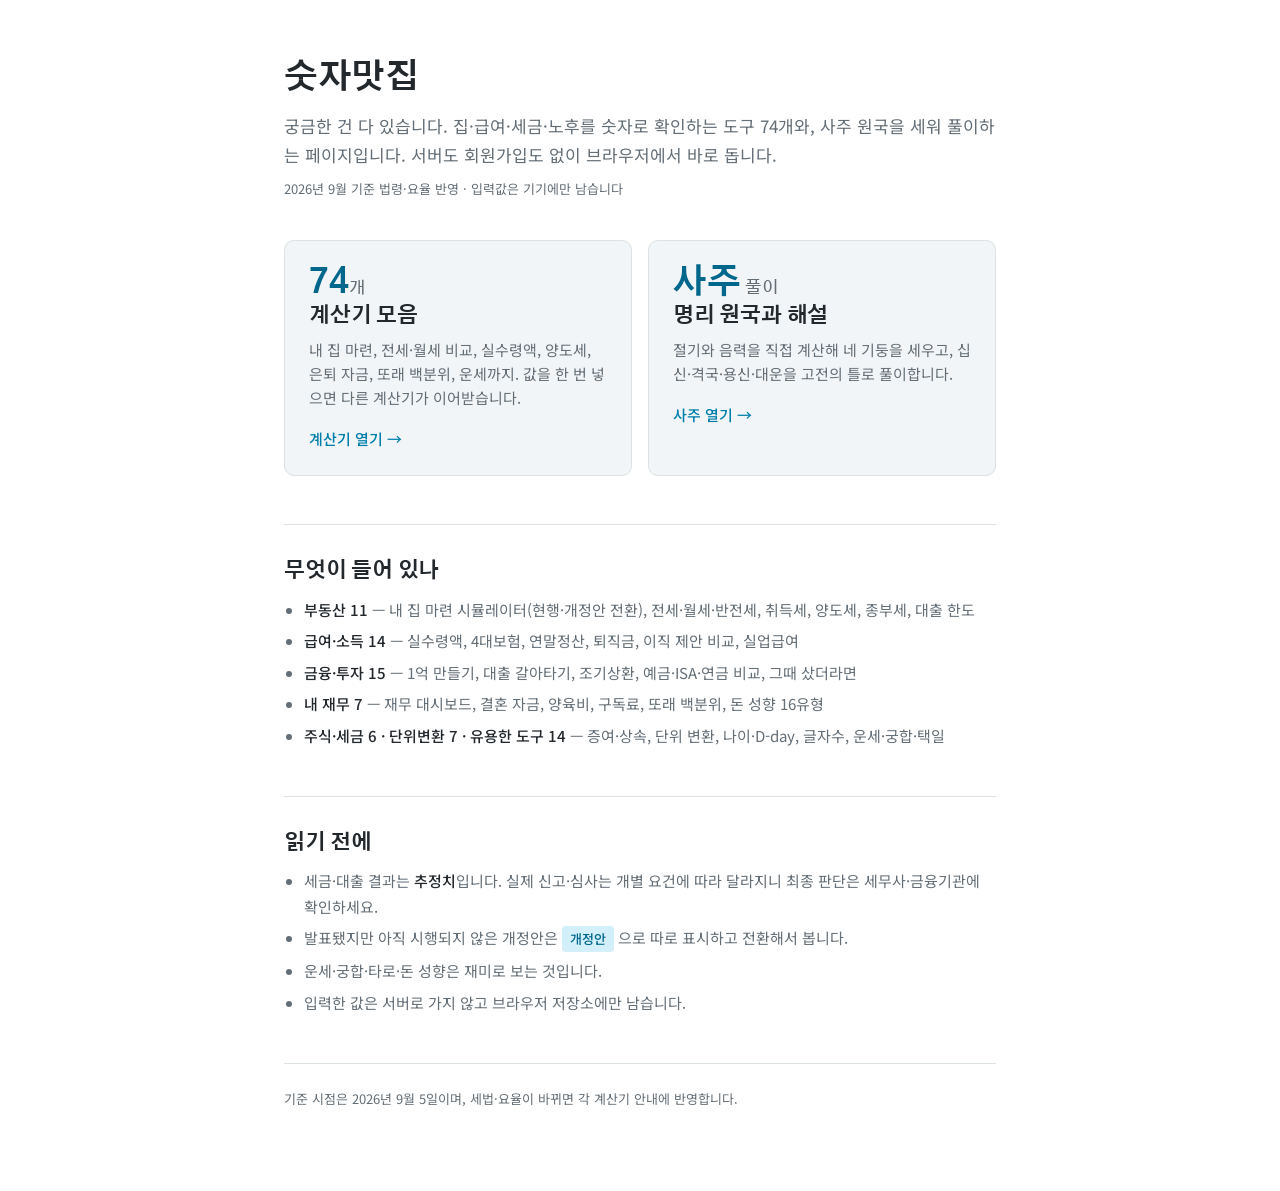
<file: index.html>
<!doctype html>
<html lang="ko">
<head>
<meta charset="utf-8">
<meta name="viewport" content="width=device-width, initial-scale=1">
<title>숫자맛집 · 궁금한 건 다 있습니다</title>
<meta name="description" content="생활·금융 계산기 74개와 사주 풀이. 서버 없이 브라우저에서 바로 도는 정적 웹.">
<link rel="stylesheet" href="https://fonts.googleapis.com/css2?family=Gothic+A1:wght@300;500;700&family=Noto+Sans+KR:wght@400;500;700&display=swap">
<style>
:root{
  --ink:#23282D; --ink-soft:#646E76; --line:#DCE1E4; --surface:#F2F5F7; --paper:#FFFFFF;
  --brand-key:#0092C8; --brand-ink:#007FAD; --brand-deep:#00678C; --brand-fill:#D2EFFA;
}
@media (prefers-color-scheme:dark){
  :root{ --ink:#E6EAEC; --ink-soft:#9BA4AA; --line:#333A3E; --surface:#22262A; --paper:#1A1D1F;
    --brand-key:#4DCBF0; --brand-ink:#4DCBF0; --brand-deep:#8DD7F2; --brand-fill:#1E3A46; }
}
*{box-sizing:border-box}
body{margin:0;background:var(--paper);color:var(--ink);
  font-family:Pretendard,"Noto Sans KR","Malgun Gothic",sans-serif;font-weight:400;
  font-size:17px;line-height:1.7;-webkit-text-size-adjust:100%}
.wrap{max-width:760px;margin:0 auto;padding:56px 24px 80px}
h1,h2,h3{font-family:"netmarble Bold","Gothic A1","Noto Sans KR",sans-serif;font-weight:700;
  line-height:1.3;letter-spacing:-.01em;margin:0}
h1{font-size:34px}
h2{font-size:21px;margin:0 0 4px}
.lead{color:var(--ink-soft);margin:12px 0 0;font-size:17px}
.meta{color:var(--ink-soft);font-size:13px;margin-top:8px}
.cards{display:grid;gap:16px;margin:40px 0 0}
@media(min-width:640px){.cards{grid-template-columns:1fr 1fr}}
.card{display:block;padding:24px;border:1px solid var(--line);border-radius:10px;
  background:var(--surface);color:inherit;text-decoration:none;transition:border-color .15s}
.card:hover,.card:focus-visible{border-color:var(--brand-ink)}
.card .n{font-family:"netmarble Bold","Gothic A1",sans-serif;font-weight:700;
  font-size:34px;color:var(--brand-deep);line-height:1.1;font-variant-numeric:tabular-nums}
.card .n small{font-size:17px;font-weight:500;color:var(--ink-soft)}
.card p{margin:8px 0 0;font-size:15px;color:var(--ink-soft);line-height:1.6}
.card .go{margin-top:16px;font-size:15px;color:var(--brand-ink);font-weight:500}
section{margin-top:48px;padding-top:32px;border-top:1px solid var(--line)}
ul{margin:12px 0 0;padding-left:20px}
li{margin:6px 0;font-size:15px;color:var(--ink-soft)}
li b{color:var(--ink);font-weight:500}
a{color:var(--brand-ink)}
footer{margin-top:48px;padding-top:24px;border-top:1px solid var(--line);
  font-size:13px;color:var(--ink-soft)}
.tag{display:inline-block;padding:2px 8px;border-radius:4px;background:var(--brand-fill);
  color:var(--brand-deep);font-size:13px;font-weight:500}
</style>
</head>
<body>
<div class="wrap">
  <h1>숫자맛집</h1>
  <p class="lead">궁금한 건 다 있습니다. 집·급여·세금·노후를 숫자로 확인하는 도구 74개와, 사주 원국을 세워 풀이하는 페이지입니다. 서버도 회원가입도 없이 브라우저에서 바로 돕니다.</p>
  <p class="meta">2026년 9월 기준 법령·요율 반영 · 입력값은 기기에만 남습니다</p>

  <div class="cards">
    <a class="card" href="calc/">
      <div class="n">74<small>개</small></div>
      <h2>계산기 모음</h2>
      <p>내 집 마련, 전세·월세 비교, 실수령액, 양도세, 은퇴 자금, 또래 백분위, 운세까지. 값을 한 번 넣으면 다른 계산기가 이어받습니다.</p>
      <div class="go">계산기 열기 →</div>
    </a>
    <a class="card" href="saju/">
      <div class="n">사주<small> 풀이</small></div>
      <h2>명리 원국과 해설</h2>
      <p>절기와 음력을 직접 계산해 네 기둥을 세우고, 십신·격국·용신·대운을 고전의 틀로 풀이합니다.</p>
      <div class="go">사주 열기 →</div>
    </a>
  </div>

  <section>
    <h2>무엇이 들어 있나</h2>
    <ul>
      <li><b>부동산 11</b> — 내 집 마련 시뮬레이터(현행·개정안 전환), 전세·월세·반전세, 취득세, 양도세, 종부세, 대출 한도</li>
      <li><b>급여·소득 14</b> — 실수령액, 4대보험, 연말정산, 퇴직금, 이직 제안 비교, 실업급여</li>
      <li><b>금융·투자 15</b> — 1억 만들기, 대출 갈아타기, 조기상환, 예금·ISA·연금 비교, 그때 샀더라면</li>
      <li><b>내 재무 7</b> — 재무 대시보드, 결혼 자금, 양육비, 구독료, 또래 백분위, 돈 성향 16유형</li>
      <li><b>주식·세금 6 · 단위변환 7 · 유용한 도구 14</b> — 증여·상속, 단위 변환, 나이·D-day, 글자수, 운세·궁합·택일</li>
    </ul>
  </section>

  <section>
    <h2>읽기 전에</h2>
    <ul>
      <li>세금·대출 결과는 <b>추정치</b>입니다. 실제 신고·심사는 개별 요건에 따라 달라지니 최종 판단은 세무사·금융기관에 확인하세요.</li>
      <li>발표됐지만 아직 시행되지 않은 개정안은 <span class="tag">개정안</span> 으로 따로 표시하고 전환해서 봅니다.</li>
      <li>운세·궁합·타로·돈 성향은 재미로 보는 것입니다.</li>
      <li>입력한 값은 서버로 가지 않고 브라우저 저장소에만 남습니다.</li>
    </ul>
  </section>

  <footer>
    기준 시점은 2026년 9월 5일이며, 세법·요율이 바뀌면 각 계산기 안내에 반영합니다.
  </footer>
</div>
</body>
</html>
</file>
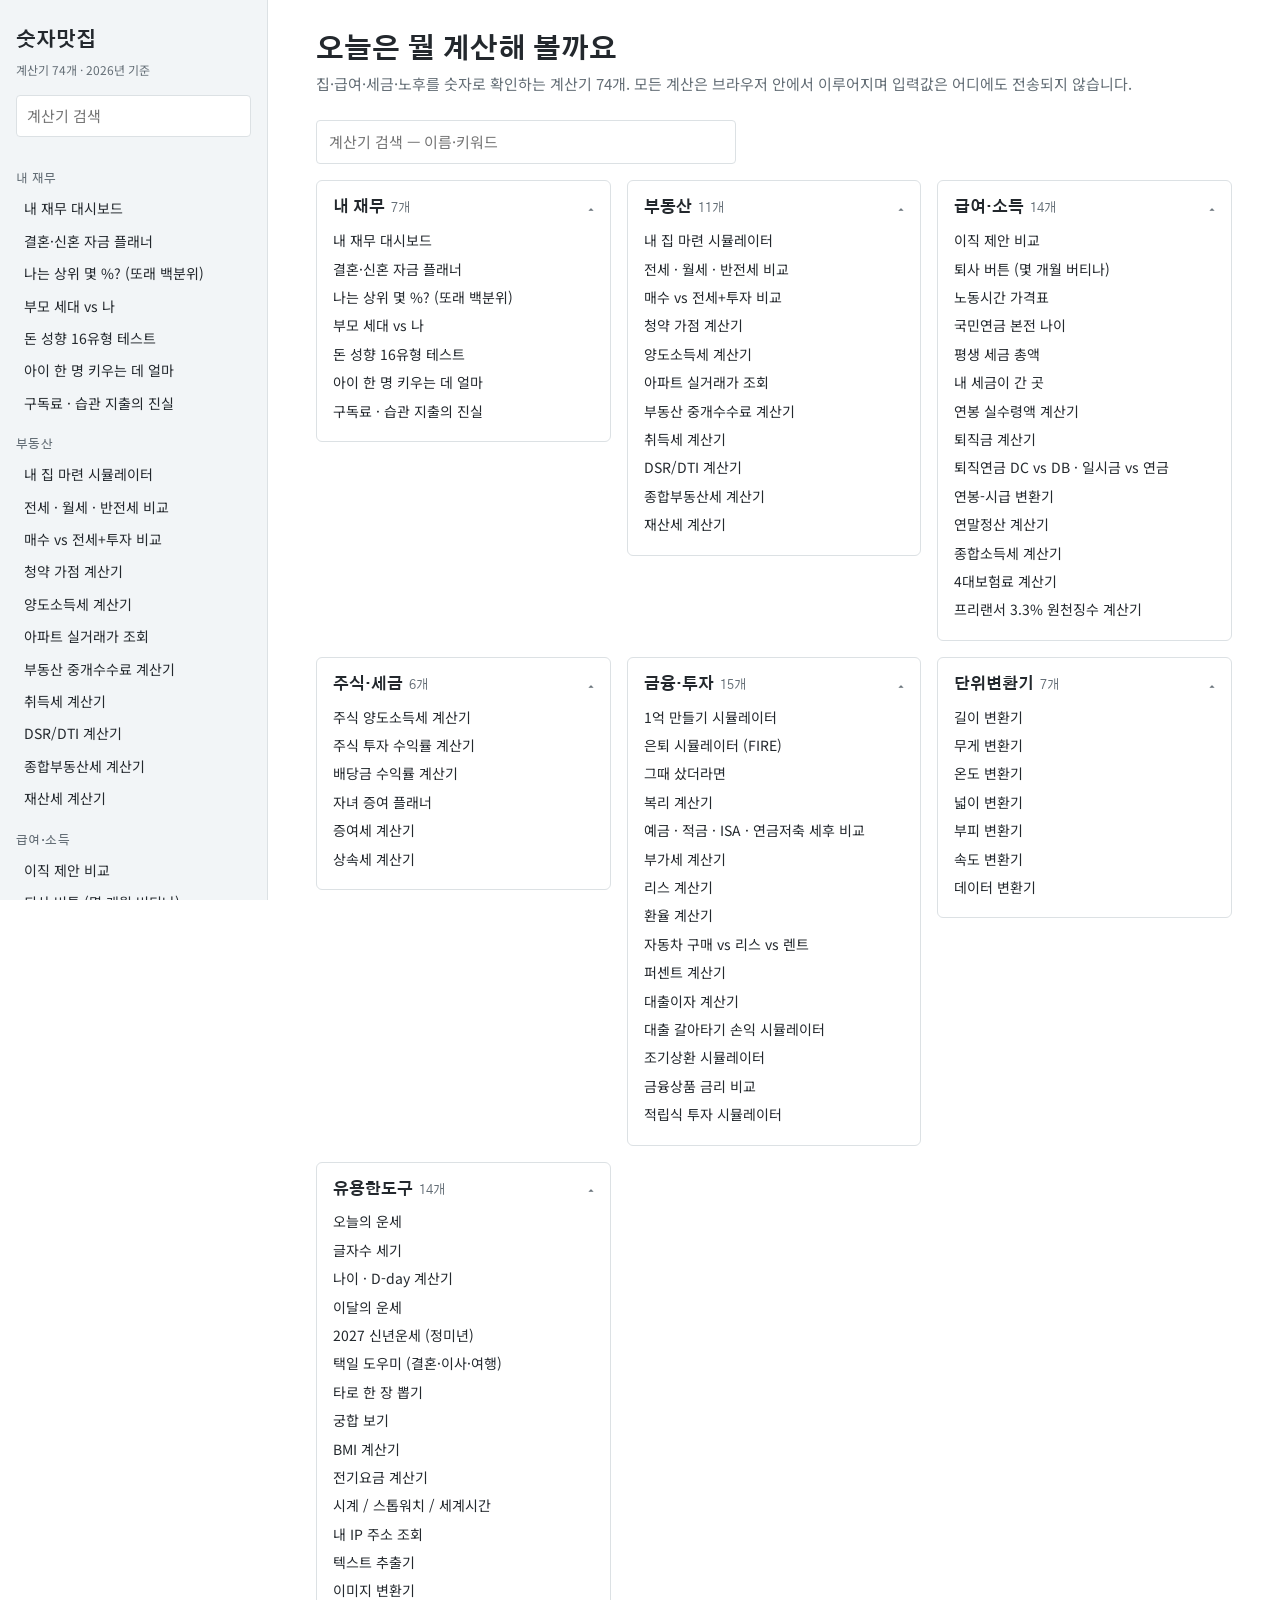
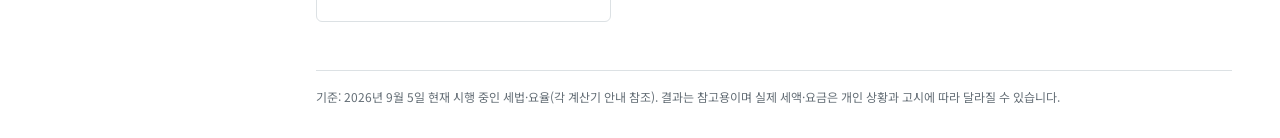
<file: calc/index.html>
<!doctype html>
<html lang="ko">
<head>
<meta charset="utf-8">
<meta name="viewport" content="width=device-width, initial-scale=1">
<title>숫자맛집 · 궁금한 건 다 있습니다</title>
<link rel="stylesheet" href="https://fonts.googleapis.com/css2?family=Gothic+A1:wght@300;500;700&family=Noto+Sans+KR:wght@400;500;700&display=swap">
<link rel="stylesheet" href="css/tokens.css?v=6">
<link rel="stylesheet" href="css/app.css?v=14">
</head>
<body>
<div class="app">
  <nav class="side" id="side"></nav>
  <main class="main" id="main-wrap">
    <button class="btn menu-btn" id="menu" type="button">☰ 메뉴</button>
    <div id="main"></div>
  </main>
</div>

<script src="js/core.js?v=14"></script>
<script src="js/lunar-table.js"></script>
<!-- 내 재무 -->
<script src="js/calculators/finance-dashboard.js"></script>
<script src="js/calculators/wedding-planner.js"></script>
<script src="js/calculators/peer-percentile.js"></script>
<script src="js/calculators/generation-gap.js"></script>
<script src="js/calculators/money-type.js"></script>
<script src="js/calculators/child-cost.js"></script>
<script src="js/calculators/subscription-habit.js"></script>
<!-- 부동산 -->
<script src="js/calculators/home-purchase-simulator.js"></script>
<script src="js/calculators/rent-compare.js"></script>
<script src="js/calculators/buy-vs-rent.js"></script>
<script src="js/calculators/housing-subscription.js"></script>
<script src="js/calculators/capital-gains-tax.js"></script>
<script src="js/calculators/apt-trade.js"></script>
<script src="js/calculators/brokerage-fee.js"></script>
<script src="js/calculators/acquisition-tax.js"></script>
<script src="js/calculators/dsr-dti.js"></script>
<script src="js/calculators/comprehensive-real-estate-tax.js"></script>
<script src="js/calculators/property-tax.js"></script>
<!-- 급여·소득 -->
<script src="js/calculators/salary-after-tax.js"></script>
<script src="js/calculators/job-offer-compare.js"></script>
<script src="js/calculators/labor-price-tag.js"></script>
<script src="js/calculators/nps-breakeven.js"></script>
<script src="js/calculators/quit-button.js"></script>
<script src="js/calculators/lifetime-tax.js"></script>
<script src="js/calculators/tax-destination.js"></script>
<script src="js/calculators/severance.js"></script>
<script src="js/calculators/retirement-pension.js"></script>
<script src="js/calculators/salary-to-hourly.js"></script>
<script src="js/calculators/year-end-tax.js"></script>
<script src="js/calculators/comprehensive-income-tax.js"></script>
<script src="js/calculators/four-major-insurance.js"></script>
<script src="js/calculators/freelancer-withholding-tax.js"></script>
<!-- 주식·세금 -->
<script src="js/calculators/stock-capital-gains-tax.js"></script>
<script src="js/calculators/stock-return.js"></script>
<script src="js/calculators/dividend-calculator.js"></script>
<script src="js/calculators/gift-tax.js"></script>
<script src="js/calculators/gift-planner.js"></script>
<script src="js/calculators/inheritance-tax.js"></script>
<!-- 금융·투자 -->
<script src="js/calculators/first-100m.js"></script>
<script src="js/calculators/what-if-invested.js"></script>
<script src="js/calculators/retirement-fire.js"></script>
<script src="js/calculators/savings-tax-compare.js"></script>
<script src="js/calculators/car-ownership.js"></script>
<script src="js/calculators/compound-interest.js"></script>
<script src="js/calculators/vat.js"></script>
<script src="js/calculators/lease.js"></script>
<script src="js/calculators/exchange-rate.js"></script>
<script src="js/calculators/percentage.js"></script>
<script src="js/calculators/loan-interest.js"></script>
<script src="js/calculators/loan-refinance.js"></script>
<script src="js/calculators/loan-prepayment.js"></script>
<script src="js/calculators/financial-products.js"></script>
<script src="js/calculators/investment-simulator.js"></script>
<!-- 단위변환기 -->
<script src="js/calculators/unit-converters.js"></script>
<!-- 유용한도구 -->
<script src="js/calculators/char-counter.js"></script>
<script src="js/calculators/age-dday.js"></script>
<script src="js/calculators/daily-fortune.js"></script>
<script src="js/calculators/new-year-fortune.js"></script>
<script src="js/calculators/tarot.js"></script>
<script src="js/calculators/monthly-fortune.js"></script>
<script src="js/calculators/good-day.js"></script>
<script src="js/calculators/love-match.js"></script>
<script src="js/calculators/bmi.js"></script>
<script src="js/calculators/electricity-bill.js"></script>
<script src="js/calculators/world-clock.js"></script>
<script src="js/calculators/my-ip.js"></script>
<script src="js/calculators/text-extractor.js"></script>
<script src="js/calculators/image-converter.js"></script>
</body>
</html>
</file>
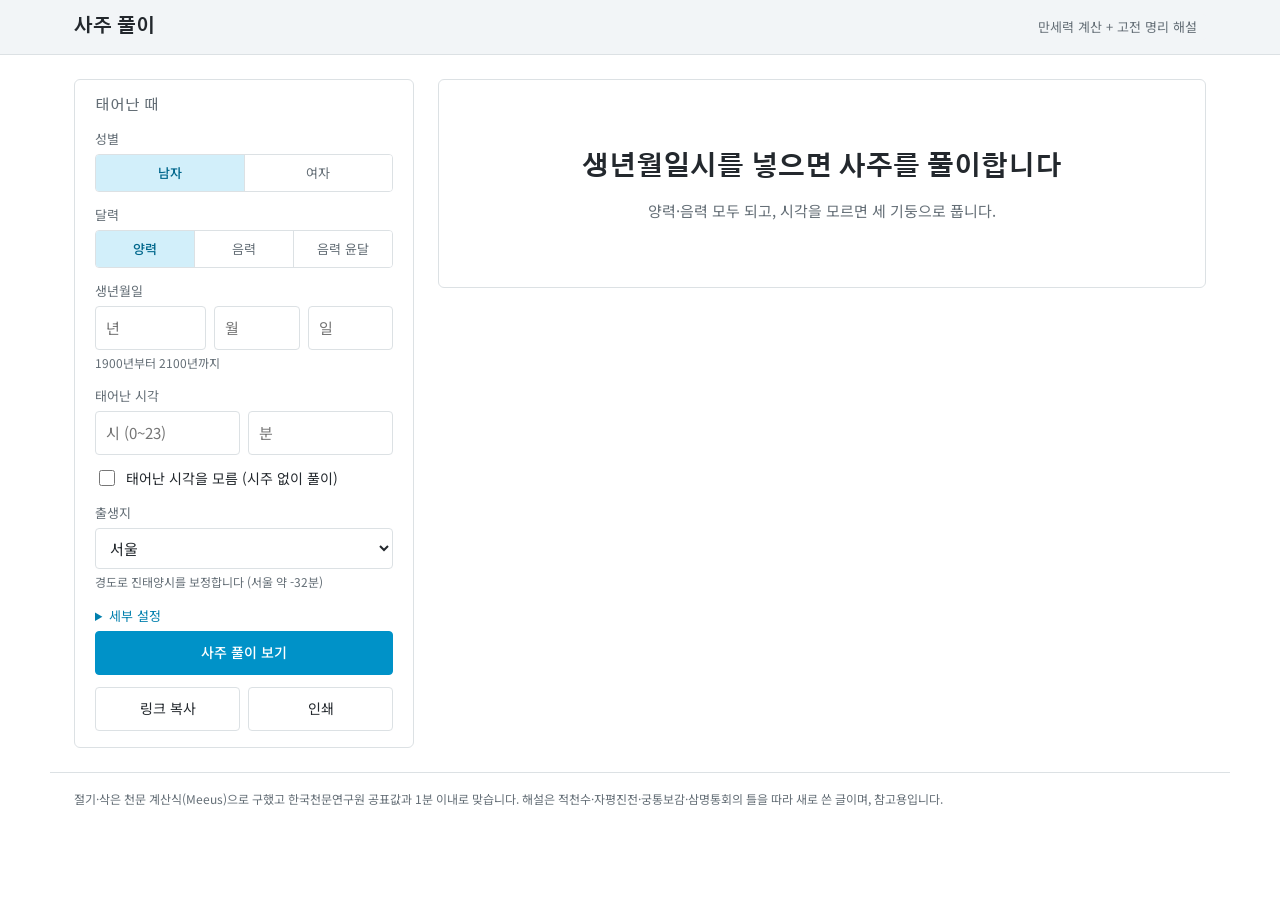
<file: saju/index.html>
<!doctype html>
<html lang="ko">
<head>
<meta charset="utf-8">
<meta name="viewport" content="width=device-width, initial-scale=1">
<title>사주 풀이</title>
<meta name="description" content="생년월일시로 사주 원국·오행·십신·격국·용신·대운·세운을 계산하고 적천수·자평진전·궁통보감의 틀로 풀이합니다.">
<link rel="stylesheet" href="https://fonts.googleapis.com/css2?family=Gothic+A1:wght@300;500;700&family=Noto+Sans+KR:wght@400;500;700&family=Noto+Serif+KR:wght@500&display=swap">
<link rel="stylesheet" href="css/tokens.css?v=3">
<link rel="stylesheet" href="css/app.css?v=5">
</head>
<body>
<header class="top">
  <div class="in">
    <h1 class="title">사주 풀이</h1>
    <span class="tag">만세력 계산 + 고전 명리 해설</span>
  </div>
</header>

<div class="wrap">
  <section class="panel in" id="form">
    <h3>태어난 때</h3>
    <div class="field"><label>성별</label>
      <div class="seg" id="gender"><button type="button" data-v="M" class="active">남자</button><button type="button" data-v="F">여자</button></div>
    </div>
    <div class="field"><label>달력</label>
      <div class="seg" id="cal"><button type="button" data-v="solar" class="active">양력</button><button type="button" data-v="lunar">음력</button><button type="button" data-v="leap">음력 윤달</button></div>
    </div>
    <div class="field"><label>생년월일</label>
      <div class="row3">
        <input type="number" id="y" min="1900" max="2100" placeholder="년" inputmode="numeric">
        <input type="number" id="m" min="1" max="12" placeholder="월" inputmode="numeric">
        <input type="number" id="d" min="1" max="31" placeholder="일" inputmode="numeric">
      </div>
      <div class="help">1900년부터 2100년까지</div>
    </div>
    <div class="field"><label>태어난 시각</label>
      <div class="row2">
        <input type="number" id="h" min="0" max="23" placeholder="시 (0~23)" inputmode="numeric">
        <input type="number" id="mi" min="0" max="59" placeholder="분" inputmode="numeric">
      </div>
    </div>
    <div class="field check"><label><input type="checkbox" id="unk"> 태어난 시각을 모름 (시주 없이 풀이)</label></div>
    <div class="field"><label>출생지</label>
      <select id="city"></select>
      <div class="help">경도로 진태양시를 보정합니다 (서울 약 -32분)</div>
    </div>
    <details class="adv"><summary>세부 설정</summary>
      <div class="field" style="margin-top:8px"><label>시간 보정</label>
        <select id="corr"><option value="lon">경도 보정 (기본)</option><option value="eot">경도 + 균시차 보정</option><option value="none">보정 없음 (시계 시각 그대로)</option></select>
      </div>
      <div class="field"><label>23시 이후 출생</label>
        <select id="zi"><option value="next">다음 날 일주로 봄 (자시 기준)</option><option value="same">당일 일주로 봄 (야자시)</option></select>
      </div>
      <div class="field check"><label><input type="checkbox" id="dst" checked> 서머타임 시행 기간이면 자동으로 1시간 되돌림 (1948~1960, 1987~1988)</label></div>
    </details>
    <button class="btn primary" id="go" type="button">사주 풀이 보기</button>
    <div class="err" id="err" hidden></div>
    <div class="btns"><button class="btn" id="share" type="button">링크 복사</button><button class="btn" id="print" type="button">인쇄</button></div>
  </section>

  <section class="panel out" id="out">
    <div class="empty"><div class="big">생년월일시를 넣으면 사주를 풀이합니다</div>양력·음력 모두 되고, 시각을 모르면 세 기둥으로 풉니다.</div>
  </section>
</div>

<footer class="foot">
  절기·삭은 천문 계산식(Meeus)으로 구했고 한국천문연구원 공표값과 1분 이내로 맞습니다. 해설은 적천수·자평진전·궁통보감·삼명통회의 틀을 따라 새로 쓴 글이며, 참고용입니다.
</footer>

<script src="js/astro.js?v=3"></script>
<script src="js/manse.js?v=3"></script>
<script src="js/saju.js?v=3"></script>
<script src="js/text.js?v=3"></script>
<script src="js/app.js?v=5"></script>
</body>
</html>
</file>
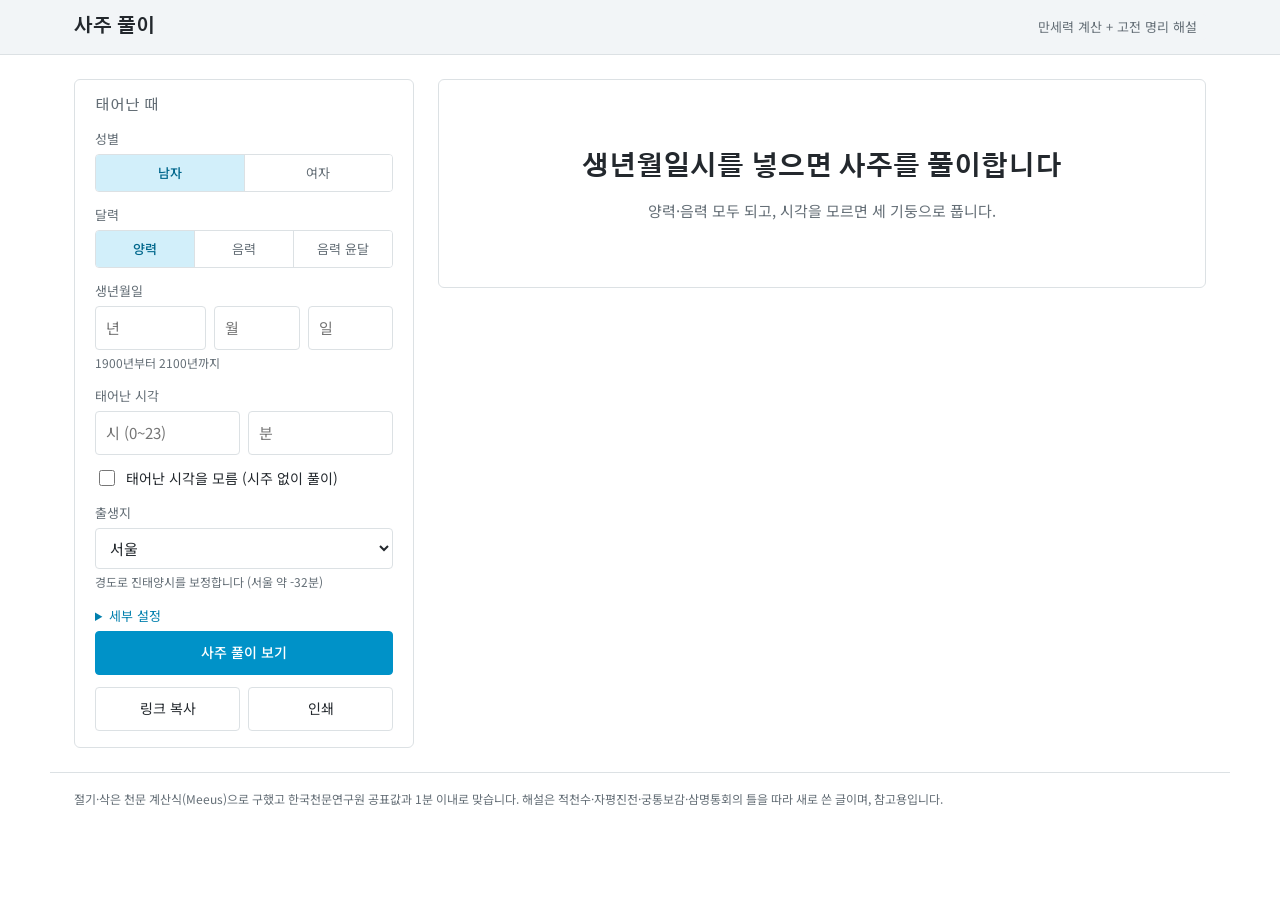
<file: 사주/index.html>
<!doctype html>
<html lang="ko">
<head>
<meta charset="utf-8">
<meta name="viewport" content="width=device-width, initial-scale=1">
<title>사주 풀이</title>
<meta name="description" content="생년월일시로 사주 원국·오행·십신·격국·용신·대운·세운을 계산하고 적천수·자평진전·궁통보감의 틀로 풀이합니다.">
<link rel="stylesheet" href="https://fonts.googleapis.com/css2?family=Gothic+A1:wght@300;500;700&family=Noto+Sans+KR:wght@400;500;700&family=Noto+Serif+KR:wght@500&display=swap">
<link rel="stylesheet" href="css/tokens.css?v=2">
<link rel="stylesheet" href="css/app.css?v=2">
</head>
<body>
<header class="top">
  <div class="in">
    <h1 class="title">사주 풀이</h1>
    <span class="tag">만세력 계산 + 고전 명리 해설</span>
  </div>
</header>

<div class="wrap">
  <section class="panel in" id="form">
    <h3>태어난 때</h3>
    <div class="field"><label>성별</label>
      <div class="seg" id="gender"><button type="button" data-v="M" class="active">남자</button><button type="button" data-v="F">여자</button></div>
    </div>
    <div class="field"><label>달력</label>
      <div class="seg" id="cal"><button type="button" data-v="solar" class="active">양력</button><button type="button" data-v="lunar">음력</button><button type="button" data-v="leap">음력 윤달</button></div>
    </div>
    <div class="field"><label>생년월일</label>
      <div class="row3">
        <input type="number" id="y" min="1900" max="2100" placeholder="년" inputmode="numeric">
        <input type="number" id="m" min="1" max="12" placeholder="월" inputmode="numeric">
        <input type="number" id="d" min="1" max="31" placeholder="일" inputmode="numeric">
      </div>
      <div class="help">1900년부터 2100년까지</div>
    </div>
    <div class="field"><label>태어난 시각</label>
      <div class="row2">
        <input type="number" id="h" min="0" max="23" placeholder="시 (0~23)" inputmode="numeric">
        <input type="number" id="mi" min="0" max="59" placeholder="분" inputmode="numeric">
      </div>
    </div>
    <div class="field check"><label><input type="checkbox" id="unk"> 태어난 시각을 모름 (시주 없이 풀이)</label></div>
    <div class="field"><label>출생지</label>
      <select id="city"></select>
      <div class="help">경도로 진태양시를 보정합니다 (서울 약 -32분)</div>
    </div>
    <details class="adv"><summary>세부 설정</summary>
      <div class="field" style="margin-top:8px"><label>시간 보정</label>
        <select id="corr"><option value="lon">경도 보정 (기본)</option><option value="eot">경도 + 균시차 보정</option><option value="none">보정 없음 (시계 시각 그대로)</option></select>
      </div>
      <div class="field"><label>23시 이후 출생</label>
        <select id="zi"><option value="next">다음 날 일주로 봄 (자시 기준)</option><option value="same">당일 일주로 봄 (야자시)</option></select>
      </div>
      <div class="field check"><label><input type="checkbox" id="dst" checked> 서머타임 시행 기간이면 자동으로 1시간 되돌림 (1948~1960, 1987~1988)</label></div>
    </details>
    <button class="btn primary" id="go" type="button">사주 풀이 보기</button>
    <div class="err" id="err" hidden></div>
    <div class="btns"><button class="btn" id="share" type="button">링크 복사</button><button class="btn" id="print" type="button">인쇄</button></div>
  </section>

  <section class="panel out" id="out">
    <div class="empty"><div class="big">생년월일시를 넣으면 사주를 풀이합니다</div>양력·음력 모두 되고, 시각을 모르면 세 기둥으로 풉니다.</div>
  </section>
</div>

<footer class="foot">
  절기·삭은 천문 계산식(Meeus)으로 구했고 한국천문연구원 공표값과 1분 이내로 맞습니다. 해설은 적천수·자평진전·궁통보감·삼명통회의 틀을 따라 새로 쓴 글이며, 참고용입니다.
</footer>

<script src="js/astro.js?v=3"></script>
<script src="js/manse.js?v=3"></script>
<script src="js/saju.js?v=3"></script>
<script src="js/text.js?v=3"></script>
<script src="js/app.js?v=3"></script>
</body>
</html>
</file>
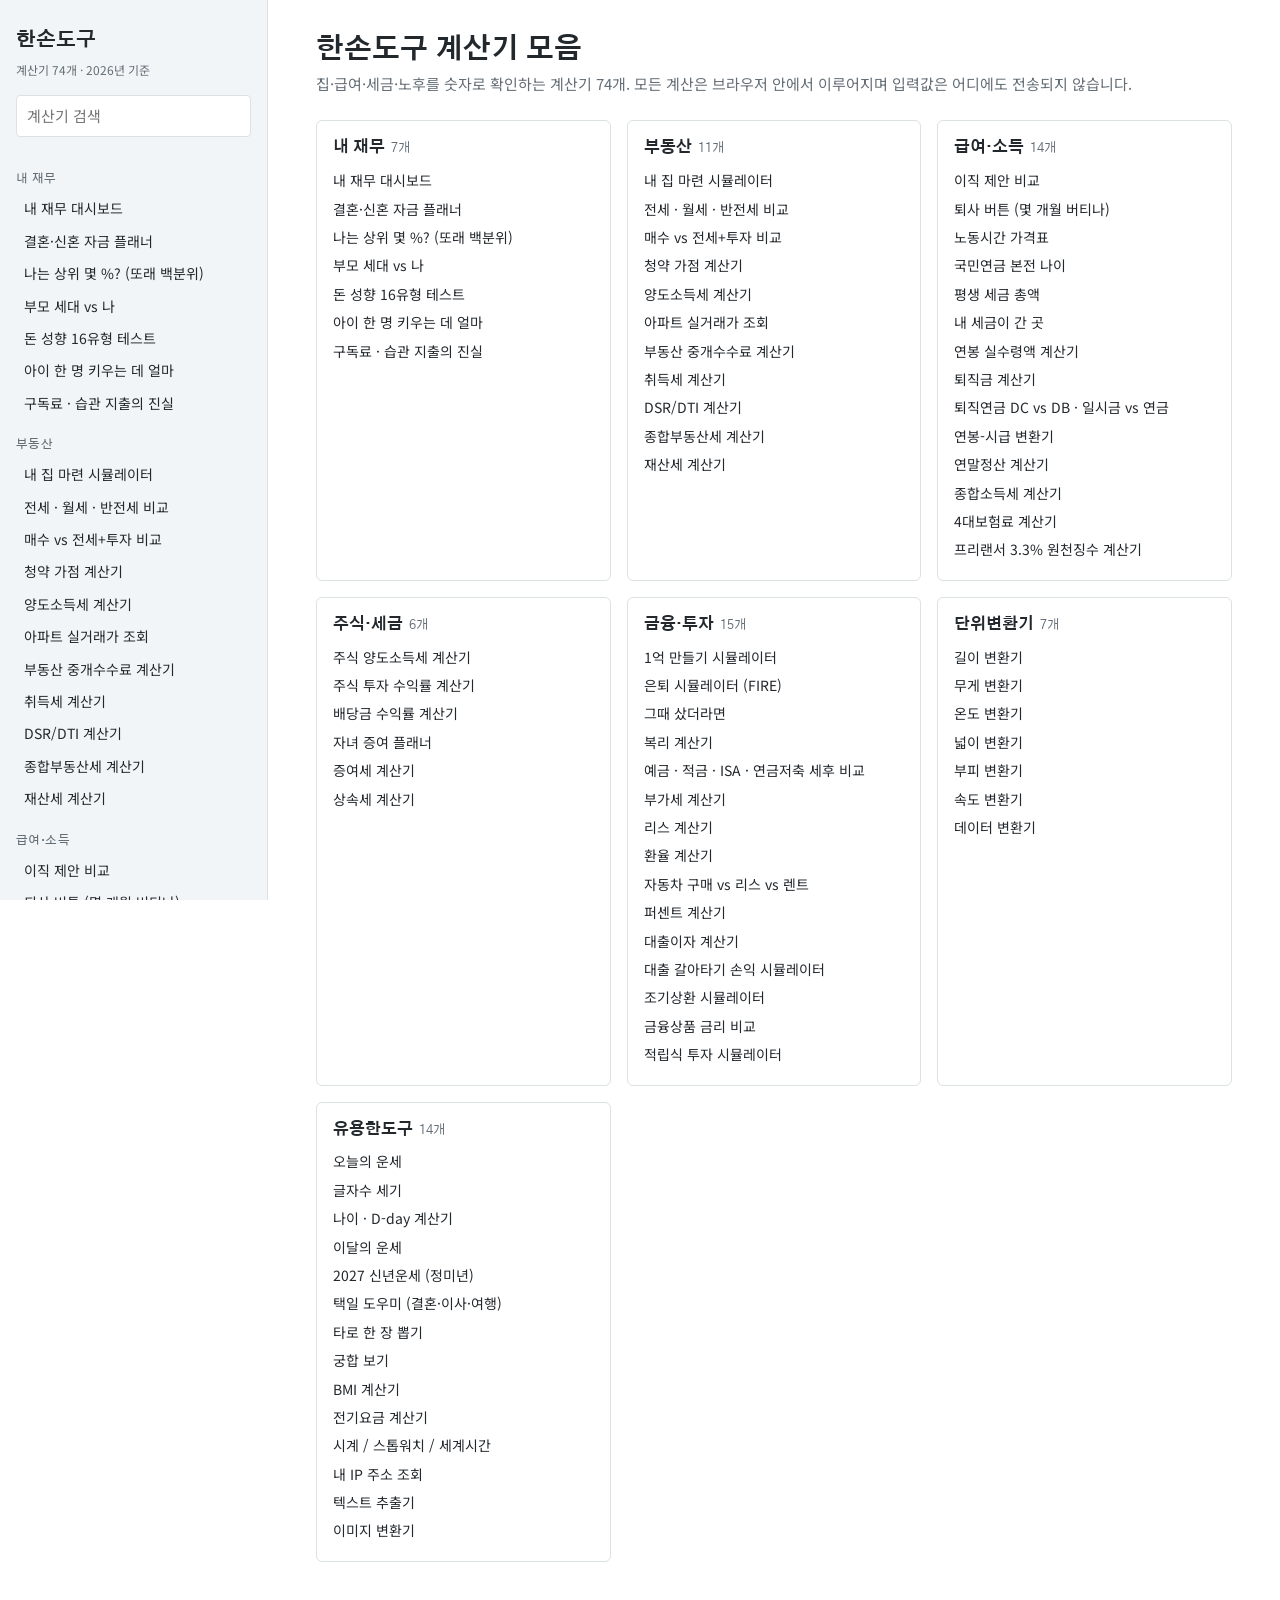
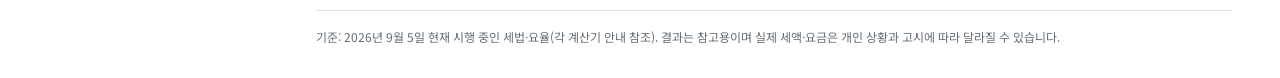
<file: 한손도구/index.html>
<!doctype html>
<html lang="ko">
<head>
<meta charset="utf-8">
<meta name="viewport" content="width=device-width, initial-scale=1">
<title>한손도구 계산기 모음</title>
<link rel="stylesheet" href="https://fonts.googleapis.com/css2?family=Gothic+A1:wght@300;500;700&family=Noto+Sans+KR:wght@400;500;700&display=swap">
<link rel="stylesheet" href="css/tokens.css?v=4">
<link rel="stylesheet" href="css/app.css?v=4">
</head>
<body>
<div class="app">
  <nav class="side" id="side"></nav>
  <main class="main" id="main-wrap">
    <button class="btn menu-btn" id="menu" type="button">☰ 메뉴</button>
    <div id="main"></div>
  </main>
</div>

<script src="js/core.js"></script>
<script src="js/lunar-table.js"></script>
<!-- 내 재무 -->
<script src="js/calculators/finance-dashboard.js"></script>
<script src="js/calculators/wedding-planner.js"></script>
<script src="js/calculators/peer-percentile.js"></script>
<script src="js/calculators/generation-gap.js"></script>
<script src="js/calculators/money-type.js"></script>
<script src="js/calculators/child-cost.js"></script>
<script src="js/calculators/subscription-habit.js"></script>
<!-- 부동산 -->
<script src="js/calculators/home-purchase-simulator.js"></script>
<script src="js/calculators/rent-compare.js"></script>
<script src="js/calculators/buy-vs-rent.js"></script>
<script src="js/calculators/housing-subscription.js"></script>
<script src="js/calculators/capital-gains-tax.js"></script>
<script src="js/calculators/apt-trade.js"></script>
<script src="js/calculators/brokerage-fee.js"></script>
<script src="js/calculators/acquisition-tax.js"></script>
<script src="js/calculators/dsr-dti.js"></script>
<script src="js/calculators/comprehensive-real-estate-tax.js"></script>
<script src="js/calculators/property-tax.js"></script>
<!-- 급여·소득 -->
<script src="js/calculators/salary-after-tax.js"></script>
<script src="js/calculators/job-offer-compare.js"></script>
<script src="js/calculators/labor-price-tag.js"></script>
<script src="js/calculators/nps-breakeven.js"></script>
<script src="js/calculators/quit-button.js"></script>
<script src="js/calculators/lifetime-tax.js"></script>
<script src="js/calculators/tax-destination.js"></script>
<script src="js/calculators/severance.js"></script>
<script src="js/calculators/retirement-pension.js"></script>
<script src="js/calculators/salary-to-hourly.js"></script>
<script src="js/calculators/year-end-tax.js"></script>
<script src="js/calculators/comprehensive-income-tax.js"></script>
<script src="js/calculators/four-major-insurance.js"></script>
<script src="js/calculators/freelancer-withholding-tax.js"></script>
<!-- 주식·세금 -->
<script src="js/calculators/stock-capital-gains-tax.js"></script>
<script src="js/calculators/stock-return.js"></script>
<script src="js/calculators/dividend-calculator.js"></script>
<script src="js/calculators/gift-tax.js"></script>
<script src="js/calculators/gift-planner.js"></script>
<script src="js/calculators/inheritance-tax.js"></script>
<!-- 금융·투자 -->
<script src="js/calculators/first-100m.js"></script>
<script src="js/calculators/what-if-invested.js"></script>
<script src="js/calculators/retirement-fire.js"></script>
<script src="js/calculators/savings-tax-compare.js"></script>
<script src="js/calculators/car-ownership.js"></script>
<script src="js/calculators/compound-interest.js"></script>
<script src="js/calculators/vat.js"></script>
<script src="js/calculators/lease.js"></script>
<script src="js/calculators/exchange-rate.js"></script>
<script src="js/calculators/percentage.js"></script>
<script src="js/calculators/loan-interest.js"></script>
<script src="js/calculators/loan-refinance.js"></script>
<script src="js/calculators/loan-prepayment.js"></script>
<script src="js/calculators/financial-products.js"></script>
<script src="js/calculators/investment-simulator.js"></script>
<!-- 단위변환기 -->
<script src="js/calculators/unit-converters.js"></script>
<!-- 유용한도구 -->
<script src="js/calculators/char-counter.js"></script>
<script src="js/calculators/age-dday.js"></script>
<script src="js/calculators/daily-fortune.js"></script>
<script src="js/calculators/new-year-fortune.js"></script>
<script src="js/calculators/tarot.js"></script>
<script src="js/calculators/monthly-fortune.js"></script>
<script src="js/calculators/good-day.js"></script>
<script src="js/calculators/love-match.js"></script>
<script src="js/calculators/bmi.js"></script>
<script src="js/calculators/electricity-bill.js"></script>
<script src="js/calculators/world-clock.js"></script>
<script src="js/calculators/my-ip.js"></script>
<script src="js/calculators/text-extractor.js"></script>
<script src="js/calculators/image-converter.js"></script>
</body>
</html>
</file>
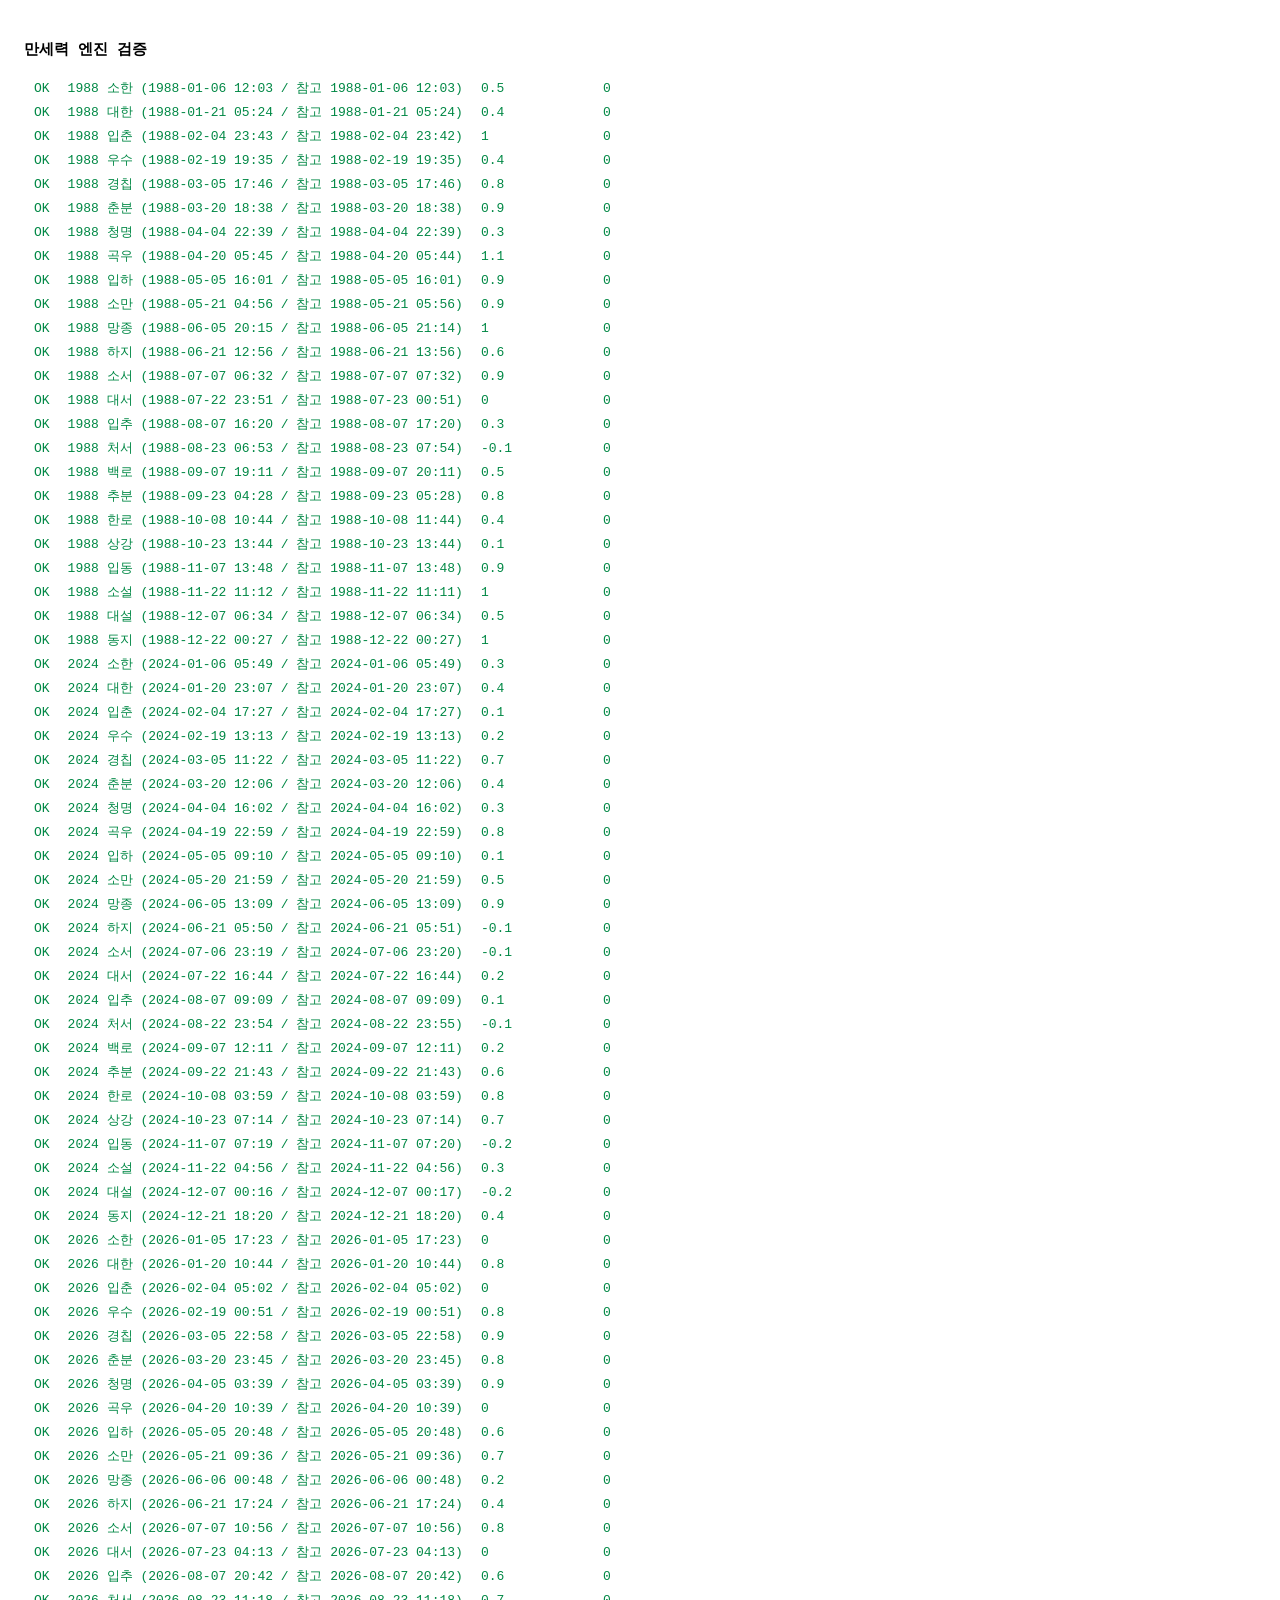
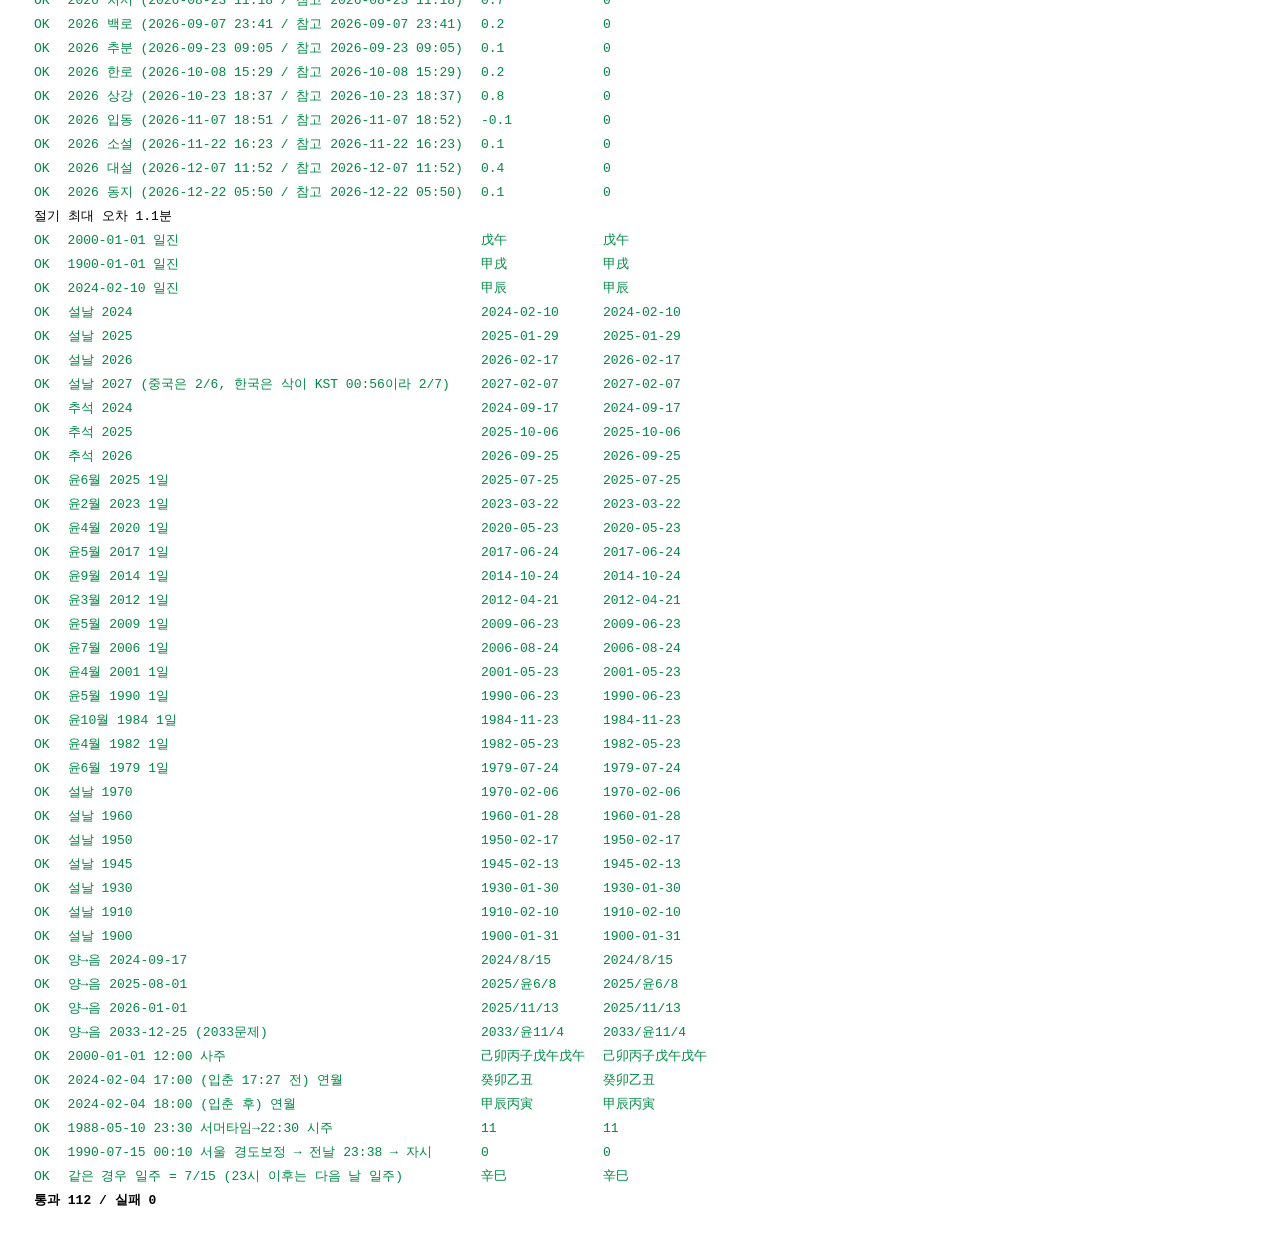
<file: saju/tools/test.html>
<!doctype html>
<html lang="ko"><head><meta charset="utf-8"><title>만세력 검증</title>
<style>body{font-family:Consolas,monospace;font-size:13px;padding:16px} .ok{color:#008845} .ng{color:#E0301E} td{padding:2px 8px}</style></head>
<body>
<h3>만세력 엔진 검증</h3>
<table id="t"></table>
<script src="../js/astro.js"></script>
<script src="../js/manse.js"></script>
<script>
var rows = [], pass = 0, fail = 0;
function fmt(d){ return d.y+'-'+String(d.m).padStart(2,'0')+'-'+String(d.d).padStart(2,'0')+' '+String(d.h).padStart(2,'0')+':'+String(d.mi).padStart(2,'0'); }
function check(name, got, exp, tol){ // tol: 분 단위 허용(문자열 비교면 무시)
  var ok;
  if (typeof exp === 'number') ok = Math.abs(got - exp) <= tol; else ok = String(got) === String(exp);
  ok ? pass++ : fail++;
  rows.push('<tr class="'+(ok?'ok':'ng')+'"><td>'+(ok?'OK':'NG')+'</td><td>'+name+'</td><td>'+got+'</td><td>'+exp+'</td></tr>');
}
// 절기 (uncle.tools 2024·2026·1988 KST 기준)
var ref = {
  2024: {'소한':'2024-01-06 05:49','대한':'2024-01-20 23:07','입춘':'2024-02-04 17:27','우수':'2024-02-19 13:13','경칩':'2024-03-05 11:22','춘분':'2024-03-20 12:06','청명':'2024-04-04 16:02','곡우':'2024-04-19 22:59','입하':'2024-05-05 09:10','소만':'2024-05-20 21:59','망종':'2024-06-05 13:09','하지':'2024-06-21 05:51','소서':'2024-07-06 23:20','대서':'2024-07-22 16:44','입추':'2024-08-07 09:09','처서':'2024-08-22 23:55','백로':'2024-09-07 12:11','추분':'2024-09-22 21:43','한로':'2024-10-08 03:59','상강':'2024-10-23 07:14','입동':'2024-11-07 07:20','소설':'2024-11-22 04:56','대설':'2024-12-07 00:17','동지':'2024-12-21 18:20'},
  2026: {'소한':'2026-01-05 17:23','대한':'2026-01-20 10:44','입춘':'2026-02-04 05:02','우수':'2026-02-19 00:51','경칩':'2026-03-05 22:58','춘분':'2026-03-20 23:45','청명':'2026-04-05 03:39','곡우':'2026-04-20 10:39','입하':'2026-05-05 20:48','소만':'2026-05-21 09:36','망종':'2026-06-06 00:48','하지':'2026-06-21 17:24','소서':'2026-07-07 10:56','대서':'2026-07-23 04:13','입추':'2026-08-07 20:42','처서':'2026-08-23 11:18','백로':'2026-09-07 23:41','추분':'2026-09-23 09:05','한로':'2026-10-08 15:29','상강':'2026-10-23 18:37','입동':'2026-11-07 18:52','소설':'2026-11-22 16:23','대설':'2026-12-07 11:52','동지':'2026-12-22 05:50'},
  1988: {'소한':'1988-01-06 12:03','대한':'1988-01-21 05:24','입춘':'1988-02-04 23:42','우수':'1988-02-19 19:35','경칩':'1988-03-05 17:46','춘분':'1988-03-20 18:38','청명':'1988-04-04 22:39','곡우':'1988-04-20 05:44','입하':'1988-05-05 16:01','소만':'1988-05-21 05:56','망종':'1988-06-05 21:14','하지':'1988-06-21 13:56','소서':'1988-07-07 07:32','대서':'1988-07-23 00:51','입추':'1988-08-07 17:20','처서':'1988-08-23 07:54','백로':'1988-09-07 20:11','추분':'1988-09-23 05:28','한로':'1988-10-08 11:44','상강':'1988-10-23 13:44','입동':'1988-11-07 13:48','소설':'1988-11-22 11:11','대설':'1988-12-07 06:34','동지':'1988-12-22 00:27'}
};
var maxDiff = 0;
Object.keys(ref).forEach(function(y){
  var terms = MANSE.solarTerms(+y);
  terms.forEach(function(t){
    var exp = ref[y][t.name];
    var got = fmt(t.date);
    // 분 차이
    var e = exp.split(/[- :]/).map(Number), ej = ASTRO.jdFromDate(e[0],e[1],e[2]+(e[3]+e[4]/60)/24);
    // 1988 5/8~10/9는 참고 사이트가 서머타임(+1h) 시각으로 적어 두었으므로 되돌린다
    if (MANSE.isDst(e[0],e[1],e[2])) ej -= 1/24;
    var diff = Math.round((t.jd - ej)*1440*10)/10;
    maxDiff = Math.max(maxDiff, Math.abs(diff));
    check(y+' '+t.name+' ('+got+' / 참고 '+exp+')', diff, 0, 1.5);
  });
});
rows.push('<tr><td colspan=4>절기 최대 오차 '+maxDiff+'분</td></tr>');
// 일진
check('2000-01-01 일진', MANSE.dayGanji(ASTRO.jdFromDate(2000,1,1.5)).hanja, '戊午');
check('1900-01-01 일진', MANSE.dayGanji(ASTRO.jdFromDate(1900,1,1.5)).hanja, '甲戌');
check('2024-02-10 일진', MANSE.dayGanji(ASTRO.jdFromDate(2024,2,10.5)).hanja, '甲辰');
// 음력
function l2s(y,m,leap,d){ var r=MANSE.lunarToSolar(y,m,leap,d); return r.error||(r.y+'-'+String(r.m).padStart(2,'0')+'-'+String(r.d).padStart(2,'0')); }
function s2l(y,m,d){ var r=MANSE.solarToLunar(y,m,d); return r? r.y+'/'+(r.leap?'윤':'')+r.m+'/'+r.d : 'null'; }
check('설날 2024', l2s(2024,1,false,1), '2024-02-10');
check('설날 2025', l2s(2025,1,false,1), '2025-01-29');
check('설날 2026', l2s(2026,1,false,1), '2026-02-17');
check('설날 2027 (중국은 2/6, 한국은 삭이 KST 00:56이라 2/7)', l2s(2027,1,false,1), '2027-02-07');
check('추석 2024', l2s(2024,8,false,15), '2024-09-17');
check('추석 2025', l2s(2025,8,false,15), '2025-10-06');
check('추석 2026', l2s(2026,8,false,15), '2026-09-25');
check('윤6월 2025 1일', l2s(2025,6,true,1), '2025-07-25');
check('윤2월 2023 1일', l2s(2023,2,true,1), '2023-03-22');
check('윤4월 2020 1일', l2s(2020,4,true,1), '2020-05-23');
check('윤5월 2017 1일', l2s(2017,5,true,1), '2017-06-24');
check('윤9월 2014 1일', l2s(2014,9,true,1), '2014-10-24');
check('윤3월 2012 1일', l2s(2012,3,true,1), '2012-04-21');
check('윤5월 2009 1일', l2s(2009,5,true,1), '2009-06-23');
check('윤7월 2006 1일', l2s(2006,7,true,1), '2006-08-24');
check('윤4월 2001 1일', l2s(2001,4,true,1), '2001-05-23');
check('윤5월 1990 1일', l2s(1990,5,true,1), '1990-06-23');
check('윤10월 1984 1일', l2s(1984,10,true,1), '1984-11-23');
check('윤4월 1982 1일', l2s(1982,4,true,1), '1982-05-23');
check('윤6월 1979 1일', l2s(1979,6,true,1), '1979-07-24');
check('설날 1970', l2s(1970,1,false,1), '1970-02-06');
check('설날 1960', l2s(1960,1,false,1), '1960-01-28');
check('설날 1950', l2s(1950,1,false,1), '1950-02-17');
check('설날 1945', l2s(1945,1,false,1), '1945-02-13');
check('설날 1930', l2s(1930,1,false,1), '1930-01-30');
check('설날 1910', l2s(1910,1,false,1), '1910-02-10');
check('설날 1900', l2s(1900,1,false,1), '1900-01-31');
check('양→음 2024-09-17', s2l(2024,9,17), '2024/8/15');
check('양→음 2025-08-01', s2l(2025,8,1), '2025/윤6/8');
check('양→음 2026-01-01', s2l(2026,1,1), '2025/11/13');
check('양→음 2033-12-25 (2033문제)', s2l(2033,12,25), '2033/윤11/4');
// 사주 기둥
var p = MANSE.pillars({y:2000,m:1,d:1,h:12,mi:0,lon:null});
check('2000-01-01 12:00 사주', p.year.hanja+p.month.hanja+p.day.hanja+p.hour.hanja, '己卯丙子戊午戊午');
p = MANSE.pillars({y:2024,m:2,d:4,h:17,mi:0,lon:null});
check('2024-02-04 17:00 (입춘 17:27 전) 연월', p.year.hanja+p.month.hanja, '癸卯乙丑');
p = MANSE.pillars({y:2024,m:2,d:4,h:18,mi:0,lon:null});
check('2024-02-04 18:00 (입춘 후) 연월', p.year.hanja+p.month.hanja, '甲辰丙寅');
p = MANSE.pillars({y:1988,m:5,d:10,h:23,mi:30,lon:null});
check('1988-05-10 23:30 서머타임→22:30 시주', p.hour.branch, 11, 0);
p = MANSE.pillars({y:1990,m:7,d:15,h:0,mi:10,lon:126.98});
check('1990-07-15 00:10 서울 경도보정 → 전날 23:38 → 자시', p.hour.branch, 0, 0);
check('  같은 경우 일주 = 7/15 (23시 이후는 다음 날 일주)', p.day.hanja, MANSE.dayGanji(ASTRO.jdFromDate(1990,7,15.5)).hanja);
document.getElementById('t').innerHTML = rows.join('') + '<tr><td colspan=4><b>통과 '+pass+' / 실패 '+fail+'</b></td></tr>';
document.title = (fail? 'FAIL ' : 'PASS ') + pass + '/' + (pass+fail);
</script>
</body></html>
</file>
<file: calc/css/tokens.css>
/* ==========================================================================
   코웨이엔텍 Tide 토큰 v1.1 — Claude Design / 아티팩트용
   그대로 복사해 아트보드 최상단에 넣는다. 값을 바꾸지 않는다.
   근거·판정 이력: ../STYLE-FOUNDATION.md
   ========================================================================== */

/* --- 라이트 (기본) ------------------------------------------------------- */
:root {
  /* 중립 — 문서의 95% */
  --ink:        #23282D;   /* 본문           14.9:1 */
  --ink-soft:   #646E76;   /* 캡션·보조        5.2:1 */
  --line:       #DCE1E4;   /* 괘선                  */
  --surface:    #F2F5F7;   /* 표 헤더·박스 배경      */
  --paper:      #FFFFFF;   /* 기본 배경             */

  /* 브랜드 — 한 화면에 한 곳 */
  --brand:      #00A4E0;   /* 로고 재현 전용. 문서 요소에 쓰지 않는다  2.84:1 */
  --brand-key:  #0092C8;   /* 차트 막대·굵은 도형·채움   3.5:1 · 텍스트 금지 */
  --brand-ink:  #007FAD;   /* 강조 텍스트·링크·아이콘    4.5:1 */
  --brand-deep: #00678C;   /* 대형 KPI 숫자·헤드라인 포인트  6.3:1 */
  --brand-fill: #D2EFFA;   /* 옅은 채움·하이라이트 배경 */

  /* 의미색 — 상태 표시 전용. 강조 용도로 전용하지 않는다 */
  --danger:     #E0301E;   /* 4.6:1 · 텍스트 가능 */
  --warn:       #EB8C00;   /* 2.5:1 · 채움·마커 전용, 텍스트 금지, 형태 병행 필수 */
  --ok:         #008845;   /* 4.6:1 */
  --danger-fill:#F5C9C4;   /* 채움 전용 — 위 라벨은 --danger-on-fill */
  --danger-on-fill:#AE2113; /* danger-fill 위 텍스트  4.6:1 */
  --warn-ink:   #AD6500;   /* 주의 라벨 텍스트용  4.5:1 — warn 원색은 텍스트 금지 */

  /* 차트 — 시안 사다리(주인공·순차) */
  --c1: #0092C8;  --c2: #4BC0EB;  --c3: #8DD7F2;  --c4: #D2EFFA;
  /* 차트 — 그레이 사다리(비교 대상·맥락) */
  --g1: #7D7D7D;  --g2: #A1A8B3;  --g3: #CBD1D6;  --g4: #DFE3E6;

  /* 2계열 짝 — 둘 다 유채색이어야 할 때만. 적록 구분 21.9 / 24.2 */
  --pair-navy:  #09528E;

  /* 범주형 4색 — 최소 색차 10.4로 색만으로는 부족하다. 직접 라벨링 [필수] */
  --cat1: #09528E;  --cat2: #A8473A;  --cat3: #0F81CE;  --cat4: #239DD3;

  /* 발산형 — 중간점 L*95 대칭. 양끝 적록 구분 11.6 / 7.8 → 값 라벨 [필수] */
  --d-3: #006EAA; --d-2: #1B8ABB; --d-1: #74A6C8;
  --d-0: #ECF1F6;
  --d1:  #C79581; --d2:  #B47054; --d3:  #9C4C2C;

  /* 타이포 — 넷마블체가 있으면 그것을, 없으면 Gothic A1(Google Fonts) */
  --font-display: "netmarble Bold", "Gothic A1", "Noto Sans KR", sans-serif;
  --font-mid:     "netmarble Medium", "Gothic A1", "Noto Sans KR", sans-serif;
  --font-light:   "netmarble Light", "Gothic A1", "Noto Sans KR", sans-serif;
  --font-body:    Pretendard, "Noto Sans KR", "Malgun Gothic", sans-serif;

  /* 타입 스케일 — 17px 기준 · 비율 1.25 */
  --t-caption: 13px;  --t-body: 17px;  --t-sub: 21px;
  --t-section: 27px;  --t-page: 34px;  --t-cover: 42px;

  /* 간격 — 4의 배수. 그룹 사이 간격은 그룹 안 간격의 2배 */
  --s1: 4px; --s2: 8px; --s3: 16px; --s4: 24px; --s5: 32px; --s6: 48px;
  --radius: 4px;
}

/* --- 다크 (시스템 설정) -------------------------------------------------- */
@media (prefers-color-scheme: dark) {
  :root:not([data-theme="light"]) {
    --ink:        #E6EAEC;
    --ink-soft:   #9BA4AA;
    --line:       #333A3E;
    --surface:    #23282D;
    --paper:      #1A1D1F;

    --brand:      #4DCBF0;   /* 다크에서는 밝힌 시안  9.0:1 */
    --brand-key:  #3AC0EA;
    --brand-ink:  #4DCBF0;
    --brand-deep: #7FDAF5;
    --brand-fill: #10323F;

    --danger:     #F0604F;
    --warn:       #F0A030;
    --ok:         #40AF68;

    --c1: #1EBCFF; --c2: #299ACF; --c3: #2B79A1; --c4: #446D87;
    --g1: #A7B2BB; --g2: #899299; --g3: #6C7378; --g4: #64696D;

    --pair-navy: #7AACE5;
    --cat1: #4169A0; --cat2: #AF6E62; --cat3: #7AACE5; --cat4: #8DD1FD;

    --d-3: #4EBBF5; --d-2: #4A99C5; --d-1: #437898;
    --d-0: #43474B;
    --d1:  #956755; --d2:  #C18168; --d3:  #EE9D7C;
  }
}

/* --- 다크 (명시 선택) — 토글이 시스템 설정을 이긴다 ---------------------- */
:root[data-theme="dark"] {
  --ink:        #E6EAEC;
  --ink-soft:   #9BA4AA;
  --line:       #333A3E;
  --surface:    #23282D;
  --paper:      #1A1D1F;

  --brand:      #4DCBF0;
  --brand-key:  #3AC0EA;
  --brand-ink:  #4DCBF0;
  --brand-deep: #7FDAF5;
  --brand-fill: #10323F;

  --danger:     #F0604F;
  --warn:       #F0A030;
  --ok:         #40AF68;

  --c1: #1EBCFF; --c2: #299ACF; --c3: #2B79A1; --c4: #446D87;
  --g1: #A7B2BB; --g2: #899299; --g3: #6C7378; --g4: #64696D;

  --pair-navy: #7AACE5;
  --cat1: #4169A0; --cat2: #AF6E62; --cat3: #7AACE5; --cat4: #8DD1FD;

  --d-3: #4EBBF5; --d-2: #4A99C5; --d-1: #437898;
  --d-0: #43474B;
  --d1:  #956755; --d2:  #C18168; --d3:  #EE9D7C;
}

/* --- 기본 조판 ----------------------------------------------------------- */
body {
  margin: 0;
  background: var(--paper);      /* 반드시 명시 — 투명하면 호스트 배경이 비친다 */
  color: var(--ink);
  font-family: var(--font-body);
  font-size: var(--t-body);
  line-height: 1.7;
  -webkit-font-smoothing: antialiased;
}

h1, h2, h3, .display {
  font-family: var(--font-display);
  font-weight: 700;              /* Gothic A1 대체 시 굵기를 결정한다 */
  line-height: 1.3;              /* 표시용은 1.25–1.35로 좁힌다 */
  text-wrap: balance;
}
.mid   { font-family: var(--font-mid);   font-weight: 500 }
.light { font-family: var(--font-light); font-weight: 300 }  /* 28px 이상에서만 */

/* 숫자 — 넷마블체는 이미 고정폭, Pretendard·Gothic A1은 지정이 필요하다 */
table, .num, .kpi { font-variant-numeric: tabular-nums }

/* 넓은 요소는 자기 안에서만 가로 스크롤 — 페이지 본문은 가로로 밀리지 않는다 */
.scroll-x { overflow-x: auto }
</file>
<file: calc/css/app.css>
/* 한손도구 — 앱 스타일 (Tide 토큰 위에 얹는다) */
* { box-sizing: border-box; }
body { font-size: 15px; line-height: 1.6; }
a { color: var(--brand-ink); text-decoration: none; }
a:hover { text-decoration: underline; }
button, input, select, textarea { font: inherit; color: inherit; }

.app { display: grid; grid-template-columns: 268px 1fr; min-height: 100vh; }
.side { border-right: 1px solid var(--line); background: var(--surface); padding: var(--s4) var(--s3); position: sticky; top: 0; height: 100vh; overflow-y: auto; }
.side .logo { font-family: var(--font-display); font-weight: 700; font-size: 20px; color: var(--ink); display: block; margin-bottom: var(--s1); }
.side .tagline { font-size: 12px; color: var(--ink-soft); margin: 0 0 var(--s3); }
.side .search { width: 100%; padding: 8px 10px; border: 1px solid var(--line); border-radius: var(--radius); background: var(--paper); margin-bottom: var(--s3); }
.side .cat { margin-top: var(--s3); }
.side .cat h4 { margin: 0 0 4px; font-family: var(--font-mid); font-weight: 500; font-size: 12px; color: var(--ink-soft); letter-spacing: .04em; }
.side .cat a { display: block; padding: 5px 8px; border-radius: var(--radius); font-size: 14px; color: var(--ink); }
.side .cat a:hover { background: var(--paper); text-decoration: none; }
.side .cat a.active { background: var(--brand-fill); color: var(--brand-deep); font-weight: 500; }
.side .cat a.hidden { display: none; }
.side .cat.hidden { display: none; }
.btn.menu-btn { display: none; }

.main { padding: var(--s5) var(--s6); max-width: 1080px; min-width: 0; }
.crumb { font-size: 13px; color: var(--ink-soft); margin-bottom: var(--s2); }
.page-title { font-size: 28px; margin: 0 0 var(--s1); }
.page-desc { color: var(--ink-soft); margin: 0 0 var(--s4); }

/* 홈 */
.home-search { width: 100%; max-width: 420px; padding: 9px 12px; border: 1px solid var(--line); border-radius: var(--radius); background: var(--paper); margin: 0 0 var(--s3); }
.home-search:focus { outline: 2px solid var(--brand-key); outline-offset: 0; border-color: var(--brand-key); }
.home-grid { display: grid; grid-template-columns: repeat(auto-fill, minmax(280px, 1fr)); gap: var(--s3); align-items: start; }
.card { border: 1px solid var(--line); border-radius: 6px; padding: var(--s3); background: var(--paper); }
.card > summary { list-style: none; cursor: pointer; display: flex; align-items: center; gap: 8px; }
.card > summary::-webkit-details-marker { display: none; }
.card > summary::after { content: "▾"; margin-left: auto; font-size: 12px; color: var(--ink-soft); }
.card[open] > summary::after { content: "▴"; }
.card h3 { font-size: 16px; margin: 0; }
.card ul { list-style: none; margin: var(--s2) 0 0; padding: 0; }
.card li a { display: block; padding: 3px 0; font-size: 14px; color: var(--ink); }
.card li a:hover { color: var(--brand-ink); }
.card .cnt { color: var(--ink-soft); font-weight: 400; font-size: 13px; margin-left: 6px; }
.home-grid .hidden { display: none; }

/* 결과 요약 띠 — 좁은 화면 전용 */
.kpibar { position: fixed; left: 0; right: 0; top: 0; z-index: 20; display: none; align-items: center; gap: 10px;
  padding: 7px 14px; background: var(--paper); border-bottom: 1px solid var(--line); box-shadow: 0 1px 8px rgba(0,0,0,.08); }
.kpibar.on.past { display: flex; }
.kpibar .t { flex: 1; min-width: 0; }
.kpibar .l { display: block; font-size: 11px; color: var(--ink-soft); line-height: 1.3; }
.kpibar .v { display: block; font-family: var(--font-mid); font-weight: 700; font-size: 18px; color: var(--brand-deep);
  font-variant-numeric: tabular-nums; line-height: 1.25; white-space: nowrap; overflow: hidden; text-overflow: ellipsis; }
.kpibar .btn { flex: none; }
@media (min-width: 901px) { .kpibar { display: none !important; } }

/* 계산기 레이아웃 */
.calc { display: grid; grid-template-columns: minmax(300px, 420px) 1fr; gap: var(--s4); align-items: start; }
.calc > .panel { min-width: 0; }
.panel { border: 1px solid var(--line); border-radius: 6px; padding: var(--s3) var(--s4); background: var(--paper); order: 1; }
.panel.out { order: 2; }
.panel h3 { font-size: 15px; margin: 0 0 var(--s3); font-family: var(--font-mid); font-weight: 500; color: var(--ink-soft); }
.field { margin-bottom: 14px; }
.field label { display: block; font-size: 13px; color: var(--ink-soft); margin-bottom: 4px; }
.field .in { display: flex; align-items: center; gap: 6px; min-width: 0; }
.field .in > input, .field .in > select { flex: 1 1 0; min-width: 0; }
.field input[type=text], .field input[type=number], .field input[type=date], .field input[type=time], .field select, .field textarea {
  width: 100%; padding: 8px 10px; border: 1px solid var(--line); border-radius: var(--radius); background: var(--paper); font-variant-numeric: tabular-nums; }
.field input:focus, .field select:focus { outline: 2px solid var(--brand-key); outline-offset: 0; border-color: var(--brand-key); }
.field .unit { color: var(--ink-soft); font-size: 13px; white-space: nowrap; min-width: 28px; }
.field .help { font-size: 12px; color: var(--ink-soft); margin-top: 3px; }
.field.check label { display: flex; align-items: center; gap: 8px; color: var(--ink); font-size: 14px; cursor: pointer; }
.field.check input { width: 16px; height: 16px; accent-color: var(--brand-key); }
.field input[type=range] { width: 100%; accent-color: var(--brand-key); }
.row2 { display: grid; grid-template-columns: 1fr 1fr; gap: 10px; }
.row3 { display: grid; grid-template-columns: 1fr 1fr 1fr; gap: 10px; }

.tabs { display: flex; gap: 4px; border-bottom: 1px solid var(--line); margin-bottom: var(--s3); flex-wrap: wrap; }
.tabs button { background: none; border: 0; border-bottom: 2px solid transparent; padding: 8px 12px; cursor: pointer; color: var(--ink-soft); font-size: 14px; margin-bottom: -1px; }
.tabs button.active { color: var(--brand-deep); border-bottom-color: var(--brand-key); font-weight: 500; }
.seg { display: inline-flex; border: 1px solid var(--line); border-radius: var(--radius); overflow: hidden; flex-wrap: wrap; }
.seg button { border: 0; background: var(--paper); padding: 7px 12px; cursor: pointer; font-size: 13px; color: var(--ink-soft); }
.seg button + button { border-left: 1px solid var(--line); }
.seg button.active { background: var(--brand-fill); color: var(--brand-deep); font-weight: 500; }

.btn { display: inline-block; padding: 8px 14px; border: 1px solid var(--line); border-radius: var(--radius); background: var(--paper); cursor: pointer; font-size: 14px; }
.btn:hover { border-color: var(--brand-key); color: var(--brand-ink); }
.btn.primary { background: var(--brand-key); border-color: var(--brand-key); color: #fff; }
.btn.primary:hover { background: var(--brand-ink); color: #fff; }
.btn.sm { padding: 4px 10px; font-size: 13px; }
.btn:disabled { opacity: .5; cursor: default; }
.btns { display: flex; gap: 8px; flex-wrap: wrap; margin: var(--s2) 0; }

/* 결과 */
.kpi { padding: var(--s2) 0 var(--s3); border-bottom: 1px solid var(--line); margin-bottom: var(--s3); }
.kpi .lbl { font-size: 13px; color: var(--ink-soft); }
.kpi .val { font-family: var(--font-display); font-weight: 700; font-size: 32px; color: var(--brand-deep); line-height: 1.2; font-variant-numeric: tabular-nums; word-break: keep-all; }
.kpi .sub { font-size: 13px; color: var(--ink-soft); margin-top: 4px; }
.kpis { display: grid; grid-template-columns: repeat(auto-fit, minmax(140px, 1fr)); gap: var(--s3); margin-bottom: var(--s3); }
.kpis .kpi { border: 0; margin: 0; padding: 0; }
.kpis .kpi .val { font-size: 20px; color: var(--ink); }

.rows { width: 100%; border-collapse: collapse; font-size: 14px; }
.rows td { padding: 7px 0; border-bottom: 1px solid var(--line); vertical-align: top; }
.rows td:last-child { text-align: right; font-variant-numeric: tabular-nums; white-space: nowrap; padding-left: 12px; }
.rows tr.strong td { font-weight: 700; color: var(--ink); }
.rows tr.sub td:first-child { padding-left: 16px; color: var(--ink-soft); }
.rows tr.neg td:last-child { color: var(--danger); }
.rows tr.pos td:last-child { color: var(--ok); }
.rows td .hint { display: block; font-size: 12px; color: var(--ink-soft); font-weight: 400; white-space: normal; }

table.grid { width: 100%; border-collapse: collapse; font-size: 13px; }
table.grid th { background: var(--surface); text-align: left; padding: 7px 8px; font-family: var(--font-mid); font-weight: 500; border-bottom: 1px solid var(--line); white-space: nowrap; position: sticky; top: 0; }
table.grid td { padding: 6px 8px; border-bottom: 1px solid var(--line); font-variant-numeric: tabular-nums; white-space: nowrap; }
table.grid td.r, table.grid th.r { text-align: right; }
table.grid tr.hi td { background: var(--brand-fill); color: var(--brand-deep); font-weight: 500; }
table.grid input { width: 100%; padding: 4px 6px; border: 1px solid var(--line); border-radius: 3px; background: var(--paper); }
table.grid select { padding: 4px 6px; border: 1px solid var(--line); border-radius: 3px; background: var(--paper); }
.scroll-x { overflow-x: auto; max-height: 440px; overflow-y: auto; border: 1px solid var(--line); border-radius: 4px; }

.badge { display: inline-block; padding: 2px 8px; border-radius: 3px; font-size: 12px; font-weight: 500; }
.badge.ok { background: var(--brand-fill); color: var(--brand-deep); }
.badge.warn { background: #FDECD3; color: var(--warn-ink); }
.badge.danger { background: var(--danger-fill); color: var(--danger-on-fill); }
.badge.gray { background: var(--surface); color: var(--ink-soft); }

.note { background: var(--surface); border-left: 3px solid var(--g2); padding: 10px 14px; font-size: 13px; color: var(--ink-soft); border-radius: 0 4px 4px 0; margin-top: var(--s3); }
.note b { color: var(--ink); }
.note ul { margin: 6px 0 0; padding-left: 18px; }
.note li { margin: 2px 0; }
.alert { background: var(--surface); border-left: 3px solid var(--ink); padding: 10px 14px; font-size: 13px; color: var(--ink); margin: var(--s2) 0; }

.chart { margin: var(--s3) 0; }
.chart svg { width: 100%; max-width: 100%; height: auto; display: block; }
.chart .cap { font-size: 12px; color: var(--ink-soft); margin-top: 4px; }
.chart text { font-family: var(--font-body); }
.empty { color: var(--ink-soft); font-size: 14px; padding: var(--s3) 0; }

.wide { grid-column: 1 / -1; }
.clock { font-family: var(--font-display); font-weight: 700; font-size: 56px; color: var(--brand-deep); letter-spacing: .02em; font-variant-numeric: tabular-nums; text-align: center; }
.clock-date { text-align: center; color: var(--ink-soft); }
.city-grid { display: grid; grid-template-columns: repeat(auto-fill, minmax(170px, 1fr)); gap: 10px; }
.city { border: 1px solid var(--line); border-radius: 6px; padding: 10px 12px; }
.city .n { font-size: 13px; color: var(--ink-soft); }
.city .t { font-family: var(--font-mid); font-weight: 500; font-size: 22px; font-variant-numeric: tabular-nums; }
.city .d { font-size: 12px; color: var(--ink-soft); }
.drop { border: 2px dashed var(--line); border-radius: 6px; padding: var(--s4); text-align: center; color: var(--ink-soft); cursor: pointer; }
.drop.over { border-color: var(--brand-key); background: var(--brand-fill); }
.preview img { max-width: 100%; border: 1px solid var(--line); border-radius: 4px; }
textarea.out { width: 100%; min-height: 280px; padding: 10px; border: 1px solid var(--line); border-radius: 4px; font-family: ui-monospace, Consolas, monospace; font-size: 13px; background: var(--paper); }
.foot { margin-top: var(--s6); padding-top: var(--s3); border-top: 1px solid var(--line); font-size: 12px; color: var(--ink-soft); }
.conv-grid { display: grid; grid-template-columns: 1fr auto 1fr; gap: 10px; align-items: end; }
.split { display: grid; grid-template-columns: auto 1fr; gap: var(--s4); align-items: start; }
.split > * { min-width: 0; }
.profile-hint { margin: -4px 0 12px; padding: 6px 10px; background: var(--brand-fill); color: var(--brand-deep); border-radius: 4px; font-size: 12px; }
.profile-hint a { color: var(--brand-deep); font-weight: 500; }

/* 대시보드 카드 — 평소엔 회색, 문제난 곳에만 색 */
.cards { display: grid; grid-template-columns: repeat(auto-fill, minmax(200px, 1fr)); gap: 12px; }
.dcard { border: 1px solid var(--line); border-left: 4px solid var(--g3); border-radius: 6px; padding: 12px 14px; background: var(--paper); }
.dcard .l { font-size: 12px; color: var(--ink-soft); }
.dcard .v { font-family: var(--font-mid); font-weight: 500; font-size: 22px; font-variant-numeric: tabular-nums; margin: 2px 0; word-break: keep-all; }
.dcard .s { font-size: 12px; color: var(--ink-soft); }
.dcard .s a { font-size: 12px; }
.dcard.warn { border-left-color: var(--warn); }
.dcard.warn .v { color: var(--warn-ink); }
.dcard.danger { border-left-color: var(--danger); }
.dcard.danger .v { color: var(--danger); }
.dcard.hi { border-left-color: var(--brand-key); }
.dcard.hi .v { color: var(--brand-deep); font-family: var(--font-display); font-weight: 700; font-size: 26px; }
.swap { padding: 8px 10px; }

@media (max-width: 900px) {
  .app { grid-template-columns: 1fr; }
  .side { position: fixed; z-index: 10; width: 268px; transform: translateX(-100%); transition: transform .2s; }
  .side.open { transform: none; }
  .btn.menu-btn { display: inline-block; margin-bottom: var(--s3); }
  .main { padding: var(--s3); }
  .calc { grid-template-columns: 1fr; }
  .clock { font-size: 40px; }
  .conv-grid { grid-template-columns: 1fr; }
  /* 짧은 입력은 두 개씩 나란히 — 세로 길이를 줄인다 */
  .calc > .panel:not(.out) { display: grid; grid-template-columns: 1fr 1fr; gap: 0 10px; align-content: start; }
  .calc > .panel:not(.out) > * { grid-column: 1 / -1; min-width: 0; }
  .calc > .panel:not(.out) > .field[data-t="number"],
  .calc > .panel:not(.out) > .field[data-t="check"],
  .calc > .panel:not(.out) > .field[data-t="range"] { grid-column: auto; }
  .field { margin-bottom: 10px; }
  .field label { margin-bottom: 2px; }
  .field input[type=text], .field input[type=number], .field input[type=date],
  .field input[type=time], .field select, .field textarea { padding: 7px 9px; }
  /* 좁은 화면에서는 표 자동 너비 계산을 쓰지 않고 줄마다 직접 배치한다.
     자동 계산이 한쪽 칸을 한 글자 폭까지 눌러 버리는 것을 막는다. */
  .rows, .rows tbody { display: block; }
  .rows td { word-break: keep-all; }
  .rows tr { display: flex; flex-wrap: wrap; align-items: baseline; gap: 0 10px; border-bottom: 1px solid var(--line); }
  .rows tr td { display: block; border: 0; padding: 7px 0; }
  .rows tr td:first-child { flex: 1 1 auto; min-width: 0; }
  /* 값은 줄바꿈하지 않고, 자리가 모자라면 통째로 아랫줄로 내린다 */
  .rows tr td:last-child { flex: 0 0 auto; margin-left: auto; text-align: right; white-space: nowrap; padding-left: 10px; }
  /* 값이 문장인 줄은 라벨 아래로 내려 쓴다 */
  .rows tr.txt { display: block; }
  .rows tr.txt td { padding: 0; }
  .rows tr.txt td:first-child { padding-top: 8px; font-size: 13px; color: var(--ink-soft); }
  .rows tr.strong.txt td:first-child { color: var(--ink); }
  .rows tr.txt td:last-child { flex: 1 1 auto; margin-left: 0; text-align: left; white-space: normal; padding: 2px 0 8px; }
  /* 나란히 놓은 묶음은 좁은 화면에서 위아래로 */
  .row3, .split { grid-template-columns: 1fr; }
  .split { gap: var(--s3); justify-items: center; }
  .split > * { width: 100%; }
  .row2:has(table) { grid-template-columns: 1fr; }
  .scroll-x { min-width: 0; }
  /* 칸이 많은 표는 표 안에서만 좌우로 넘긴다 — 페이지가 옆으로 밀리지 않게 */
  table.grid { display: block; overflow-x: auto; }
  /* 패널 여백을 줄여 가로 폭을 벌고, 대시보드 카드도 두 개씩 */
  .panel { padding: var(--s3) 14px; }
  .cards { grid-template-columns: repeat(auto-fill, minmax(132px, 1fr)); gap: 10px; }
  .dcard { padding: 10px 12px; }
  .dcard .v { font-size: 19px; }
  .dcard.hi .v { font-size: 22px; }
}

/* 택일 달력 */
.field input[type=month] { width: 100%; padding: 8px 10px; border: 1px solid var(--line); border-radius: var(--radius); background: var(--paper); }
.cal-grid { display: grid; grid-template-columns: repeat(auto-fill, minmax(290px, 1fr)); gap: 16px; margin-bottom: 16px; }
.cal { width: 100%; border-collapse: collapse; font-size: 12px; table-layout: fixed; }
.cal caption { text-align: left; font-family: var(--font-mid); font-weight: 500; font-size: 14px; padding: 4px 0 6px; color: var(--ink); }
.cal th { font-weight: 500; color: var(--ink-soft); padding: 4px 0; border-bottom: 1px solid var(--line); font-size: 11px; }
.cal td { height: 42px; vertical-align: top; padding: 3px 4px; border: 1px solid var(--line); }
.cal td .d { font-variant-numeric: tabular-nums; line-height: 1.2; }
.cal td .l { font-size: 10px; color: var(--ink-soft); line-height: 1.2; white-space: nowrap; overflow: hidden; }
.cal td.good { background: var(--brand-fill); }
.cal td.good .d { color: var(--brand-deep); font-weight: 700; }
.cal td.bad .d { color: var(--ink-soft); text-decoration: line-through; }
.cal td.off { opacity: .45; }
.cal td.pick { outline: 2px solid var(--brand-key); outline-offset: -2px; }
</file>
<file: saju/css/tokens.css>
/* ==========================================================================
   코웨이엔텍 Tide 토큰 v1.1 — Claude Design / 아티팩트용
   그대로 복사해 아트보드 최상단에 넣는다. 값을 바꾸지 않는다.
   근거·판정 이력: ../STYLE-FOUNDATION.md
   ========================================================================== */

/* --- 라이트 (기본) ------------------------------------------------------- */
:root {
  /* 중립 — 문서의 95% */
  --ink:        #23282D;   /* 본문           14.9:1 */
  --ink-soft:   #646E76;   /* 캡션·보조        5.2:1 */
  --line:       #DCE1E4;   /* 괘선                  */
  --surface:    #F2F5F7;   /* 표 헤더·박스 배경      */
  --paper:      #FFFFFF;   /* 기본 배경             */

  /* 브랜드 — 한 화면에 한 곳 */
  --brand:      #00A4E0;   /* 로고 재현 전용. 문서 요소에 쓰지 않는다  2.84:1 */
  --brand-key:  #0092C8;   /* 차트 막대·굵은 도형·채움   3.5:1 · 텍스트 금지 */
  --brand-ink:  #007FAD;   /* 강조 텍스트·링크·아이콘    4.5:1 */
  --brand-deep: #00678C;   /* 대형 KPI 숫자·헤드라인 포인트  6.3:1 */
  --brand-fill: #D2EFFA;   /* 옅은 채움·하이라이트 배경 */

  /* 의미색 — 상태 표시 전용. 강조 용도로 전용하지 않는다 */
  --danger:     #E0301E;   /* 4.6:1 · 텍스트 가능 */
  --warn:       #EB8C00;   /* 2.5:1 · 채움·마커 전용, 텍스트 금지, 형태 병행 필수 */
  --ok:         #008845;   /* 4.6:1 */
  --danger-fill:#F5C9C4;   /* 채움 전용 — 위 라벨은 --danger-on-fill */
  --danger-on-fill:#AE2113; /* danger-fill 위 텍스트  4.6:1 */
  --warn-ink:   #AD6500;   /* 주의 라벨 텍스트용  4.5:1 — warn 원색은 텍스트 금지 */

  /* 차트 — 시안 사다리(주인공·순차) */
  --c1: #0092C8;  --c2: #4BC0EB;  --c3: #8DD7F2;  --c4: #D2EFFA;
  /* 차트 — 그레이 사다리(비교 대상·맥락) */
  --g1: #7D7D7D;  --g2: #A1A8B3;  --g3: #CBD1D6;  --g4: #DFE3E6;

  /* 2계열 짝 — 둘 다 유채색이어야 할 때만. 적록 구분 21.9 / 24.2 */
  --pair-navy:  #09528E;

  /* 범주형 4색 — 최소 색차 10.4로 색만으로는 부족하다. 직접 라벨링 [필수] */
  --cat1: #09528E;  --cat2: #A8473A;  --cat3: #0F81CE;  --cat4: #239DD3;

  /* 발산형 — 중간점 L*95 대칭. 양끝 적록 구분 11.6 / 7.8 → 값 라벨 [필수] */
  --d-3: #006EAA; --d-2: #1B8ABB; --d-1: #74A6C8;
  --d-0: #ECF1F6;
  --d1:  #C79581; --d2:  #B47054; --d3:  #9C4C2C;

  /* 타이포 — 넷마블체가 있으면 그것을, 없으면 Gothic A1(Google Fonts) */
  --font-display: "netmarble Bold", "Gothic A1", "Noto Sans KR", sans-serif;
  --font-mid:     "netmarble Medium", "Gothic A1", "Noto Sans KR", sans-serif;
  --font-light:   "netmarble Light", "Gothic A1", "Noto Sans KR", sans-serif;
  --font-body:    Pretendard, "Noto Sans KR", "Malgun Gothic", sans-serif;

  /* 타입 스케일 — 17px 기준 · 비율 1.25 */
  --t-caption: 13px;  --t-body: 17px;  --t-sub: 21px;
  --t-section: 27px;  --t-page: 34px;  --t-cover: 42px;

  /* 간격 — 4의 배수. 그룹 사이 간격은 그룹 안 간격의 2배 */
  --s1: 4px; --s2: 8px; --s3: 16px; --s4: 24px; --s5: 32px; --s6: 48px;
  --radius: 4px;
}

/* --- 다크 (시스템 설정) -------------------------------------------------- */
@media (prefers-color-scheme: dark) {
  :root:not([data-theme="light"]) {
    --ink:        #E6EAEC;
    --ink-soft:   #9BA4AA;
    --line:       #333A3E;
    --surface:    #23282D;
    --paper:      #1A1D1F;

    --brand:      #4DCBF0;   /* 다크에서는 밝힌 시안  9.0:1 */
    --brand-key:  #3AC0EA;
    --brand-ink:  #4DCBF0;
    --brand-deep: #7FDAF5;
    --brand-fill: #10323F;

    --danger:     #F0604F;
    --warn:       #F0A030;
    --ok:         #40AF68;

    --c1: #1EBCFF; --c2: #299ACF; --c3: #2B79A1; --c4: #446D87;
    --g1: #A7B2BB; --g2: #899299; --g3: #6C7378; --g4: #64696D;

    --pair-navy: #7AACE5;
    --cat1: #4169A0; --cat2: #AF6E62; --cat3: #7AACE5; --cat4: #8DD1FD;

    --d-3: #4EBBF5; --d-2: #4A99C5; --d-1: #437898;
    --d-0: #43474B;
    --d1:  #956755; --d2:  #C18168; --d3:  #EE9D7C;
  }
}

/* --- 다크 (명시 선택) — 토글이 시스템 설정을 이긴다 ---------------------- */
:root[data-theme="dark"] {
  --ink:        #E6EAEC;
  --ink-soft:   #9BA4AA;
  --line:       #333A3E;
  --surface:    #23282D;
  --paper:      #1A1D1F;

  --brand:      #4DCBF0;
  --brand-key:  #3AC0EA;
  --brand-ink:  #4DCBF0;
  --brand-deep: #7FDAF5;
  --brand-fill: #10323F;

  --danger:     #F0604F;
  --warn:       #F0A030;
  --ok:         #40AF68;

  --c1: #1EBCFF; --c2: #299ACF; --c3: #2B79A1; --c4: #446D87;
  --g1: #A7B2BB; --g2: #899299; --g3: #6C7378; --g4: #64696D;

  --pair-navy: #7AACE5;
  --cat1: #4169A0; --cat2: #AF6E62; --cat3: #7AACE5; --cat4: #8DD1FD;

  --d-3: #4EBBF5; --d-2: #4A99C5; --d-1: #437898;
  --d-0: #43474B;
  --d1:  #956755; --d2:  #C18168; --d3:  #EE9D7C;
}

/* --- 기본 조판 ----------------------------------------------------------- */
body {
  margin: 0;
  background: var(--paper);      /* 반드시 명시 — 투명하면 호스트 배경이 비친다 */
  color: var(--ink);
  font-family: var(--font-body);
  font-size: var(--t-body);
  line-height: 1.7;
  -webkit-font-smoothing: antialiased;
}

h1, h2, h3, .display {
  font-family: var(--font-display);
  font-weight: 700;              /* Gothic A1 대체 시 굵기를 결정한다 */
  line-height: 1.3;              /* 표시용은 1.25–1.35로 좁힌다 */
  text-wrap: balance;
}
.mid   { font-family: var(--font-mid);   font-weight: 500 }
.light { font-family: var(--font-light); font-weight: 300 }  /* 28px 이상에서만 */

/* 숫자 — 넷마블체는 이미 고정폭, Pretendard·Gothic A1은 지정이 필요하다 */
table, .num, .kpi { font-variant-numeric: tabular-nums }

/* 넓은 요소는 자기 안에서만 가로 스크롤 — 페이지 본문은 가로로 밀리지 않는다 */
.scroll-x { overflow-x: auto }
</file>
<file: saju/css/app.css>
/* 사주 풀이 — 앱 스타일 (Tide 토큰 위에 얹는다) */
* { box-sizing: border-box; }
body { font-size: 15px; line-height: 1.7; }
a { color: var(--brand-ink); text-decoration: none; }
a:hover { text-decoration: underline; }
button, input, select { font: inherit; color: inherit; }

/* 오행 색 — 전통 배속(목 청·화 적·토 황·금 백·수 흑)을 명도만 낮춰 쓴다. 글자(한자)를 항상 함께 적어 색에만 기대지 않는다 */
:root {
  --e0-bg: #DCEFD8; --e0-fg: #1F5F2A;
  --e1-bg: #F9D9D2; --e1-fg: #9B2A16;
  --e2-bg: #F3E6C6; --e2-fg: #6E5210;
  --e3-bg: #E7EAED; --e3-fg: #454C53;
  --e4-bg: #D7E1EF; --e4-fg: #22466F;
}
@media (prefers-color-scheme: dark) { :root:not([data-theme="light"]) {
  --e0-bg: #1F3A25; --e0-fg: #A9DDB0; --e1-bg: #4A221B; --e1-fg: #F2B3A6; --e2-bg: #453A18; --e2-fg: #E8CF86;
  --e3-bg: #33393E; --e3-fg: #D4DAE0; --e4-bg: #1F2E45; --e4-fg: #ABC6EA; } }
:root[data-theme="dark"] {
  --e0-bg: #1F3A25; --e0-fg: #A9DDB0; --e1-bg: #4A221B; --e1-fg: #F2B3A6; --e2-bg: #453A18; --e2-fg: #E8CF86;
  --e3-bg: #33393E; --e3-fg: #D4DAE0; --e4-bg: #1F2E45; --e4-fg: #ABC6EA; }
.e0 { background: var(--e0-bg); color: var(--e0-fg); } .e1 { background: var(--e1-bg); color: var(--e1-fg); }
.e2 { background: var(--e2-bg); color: var(--e2-fg); } .e3 { background: var(--e3-bg); color: var(--e3-fg); }
.e4 { background: var(--e4-bg); color: var(--e4-fg); }
.bar.e0 { background: #3E9A50; } .bar.e1 { background: #D4553F; } .bar.e2 { background: #A8861B; } .bar.e3 { background: #8A929A; } .bar.e4 { background: #3C6BA8; }

.top { border-bottom: 1px solid var(--line); background: var(--surface); }
.top .in { max-width: 1180px; margin: 0 auto; padding: 14px 24px; display: flex; align-items: center; gap: 16px; }
.top .logo { height: 22px; width: auto; }
.top .logo.dark { display: none; }
@media (prefers-color-scheme: dark) { :root:not([data-theme="light"]) .top .logo.light { display: none; } :root:not([data-theme="light"]) .top .logo.dark { display: inline; } }
:root[data-theme="dark"] .top .logo.light { display: none; } :root[data-theme="dark"] .top .logo.dark { display: inline; }
.top .title { font-family: var(--font-display); font-weight: 700; font-size: 19px; margin: 0; }
.top .tag { font-size: 13px; color: var(--ink-soft); margin-left: auto; }

.wrap { max-width: 1180px; margin: 0 auto; padding: 24px; display: grid; grid-template-columns: 340px 1fr; gap: 24px; align-items: start; }
.panel { border: 1px solid var(--line); border-radius: 6px; padding: 16px 20px; background: var(--paper); }
.panel.in { position: sticky; top: 16px; }
.panel h3 { font-size: 15px; margin: 0 0 12px; font-family: var(--font-mid); font-weight: 500; color: var(--ink-soft); }
.field { margin-bottom: 12px; }
.field label { display: block; font-size: 13px; color: var(--ink-soft); margin-bottom: 4px; }
.panel, .row2 > *, .row3 > *, .wrap > * { min-width: 0; }
.field input[type=number], .field input[type=text], .field select { width: 100%; min-width: 0; padding: 8px 10px; border: 1px solid var(--line); border-radius: var(--radius); background: var(--paper); font-variant-numeric: tabular-nums; }
.field input:focus, .field select:focus { outline: 2px solid var(--brand-key); outline-offset: 0; border-color: var(--brand-key); }
.field .help { font-size: 12px; color: var(--ink-soft); margin-top: 3px; }
.field.check label { display: flex; align-items: center; gap: 8px; color: var(--ink); font-size: 14px; cursor: pointer; }
.field.check input { width: 16px; height: 16px; accent-color: var(--brand-key); }
.row3 { display: grid; grid-template-columns: 1.3fr 1fr 1fr; gap: 8px; }
.row2 { display: grid; grid-template-columns: 1fr 1fr; gap: 8px; }
.seg { display: flex; border: 1px solid var(--line); border-radius: var(--radius); overflow: hidden; }
.seg button { flex: 1; border: 0; background: var(--paper); padding: 7px 10px; cursor: pointer; font-size: 13px; color: var(--ink-soft); }
.seg button + button { border-left: 1px solid var(--line); }
.seg button.active { background: var(--brand-fill); color: var(--brand-deep); font-weight: 500; }
.btn { display: inline-block; padding: 9px 14px; border: 1px solid var(--line); border-radius: var(--radius); background: var(--paper); cursor: pointer; font-size: 14px; }
.btn:hover { border-color: var(--brand-key); color: var(--brand-ink); }
.btn.primary { background: var(--brand-key); border-color: var(--brand-key); color: #fff; width: 100%; font-weight: 500; }
.btn.primary:hover { background: var(--brand-ink); color: #fff; }
.btns { display: flex; gap: 8px; margin-top: 12px; }
.btns .btn { flex: 1; text-align: center; }
details.adv { margin: 8px 0 4px; }
details.adv summary { cursor: pointer; font-size: 13px; color: var(--brand-ink); }
.err { color: var(--danger); font-size: 13px; margin-top: 8px; }

/* 결과 */
.out h2 { font-size: 21px; margin: 32px 0 12px; padding-top: 24px; border-top: 1px solid var(--line); }
.out > h2:first-child, .out > .sec:first-of-type > h2 { margin-top: 0; padding-top: 0; border-top: 0; }

/* 목차와 접이식 섹션 */
.toc { display: flex; flex-wrap: wrap; gap: 6px; margin: 4px 0 8px; }
.toc a { padding: 4px 11px; border: 1px solid var(--line); border-radius: 999px; background: var(--paper);
  font-size: 13px; color: var(--ink); text-decoration: none; white-space: nowrap; }
.toc a:hover { border-color: var(--brand-key); color: var(--brand-ink); }
h2.sec-h { display: flex; align-items: baseline; gap: 8px; cursor: pointer; scroll-margin-top: 8px; }
h2.sec-h::after { content: "▾"; margin-left: auto; font-size: 14px; font-weight: 400; color: var(--ink-soft); }
.sec.open > h2.sec-h::after { content: "▴"; }
h2.sec-h:hover { color: var(--brand-ink); }
.sec-body { display: none; }
.sec.open > .sec-body { display: block; }
.out h4 { font-family: var(--font-mid); font-weight: 500; font-size: 15px; margin: 18px 0 6px; }
.out p { margin: 0 0 10px; word-break: keep-all; }
.empty { color: var(--ink-soft); padding: 48px 0; text-align: center; }
.empty .big { font-family: var(--font-display); font-weight: 700; font-size: 27px; color: var(--ink); margin-bottom: 8px; }

.birth { font-size: 13px; color: var(--ink-soft); margin-bottom: 12px; }
.birth b { color: var(--ink); font-weight: 500; }

table.won { border-collapse: separate; border-spacing: 6px 0; width: 100%; max-width: 560px; table-layout: fixed; text-align: center; margin: 0 auto 8px; }
table.won th { font-family: var(--font-mid); font-weight: 500; font-size: 13px; color: var(--ink-soft); padding-bottom: 4px; }
table.won td { padding: 2px 0; font-size: 12px; color: var(--ink-soft); }
table.won td.ten { font-size: 12px; color: var(--ink); }
table.won td.gz { padding: 0; }
table.won td.gz div { border-radius: 6px; margin: 2px 0; padding: 6px 0 2px; font-family: "Noto Sans KR", sans-serif; }
table.won td.gz .h { font-size: 40px; line-height: 1.1; font-weight: 700; }
table.won td.gz .k { font-size: 12px; opacity: .85; }
table.won td.hid { font-size: 12px; line-height: 1.4; }
table.won td.hid span { display: inline-block; margin: 0 1px; }
.won-wrap { overflow-x: auto; }

.sum { display: grid; grid-template-columns: repeat(auto-fit, minmax(150px, 1fr)); gap: 12px; margin: 16px 0; }
.sum .k { border: 1px solid var(--line); border-radius: 6px; padding: 10px 14px; }
.sum .k .l { font-size: 12px; color: var(--ink-soft); }
.sum .k .v { font-family: var(--font-display); font-weight: 700; font-size: 20px; color: var(--brand-deep); line-height: 1.3; }
.sum .k .s { font-size: 12px; color: var(--ink-soft); }

.bars { margin: 8px 0 12px; max-width: 560px; }
.bars .r { display: grid; grid-template-columns: 56px 1fr 52px; align-items: center; gap: 8px; margin: 4px 0; font-size: 13px; }
.bars .r .n { font-weight: 500; }
.bars .r .t { height: 14px; background: var(--surface); border-radius: 3px; overflow: hidden; }
.bars .r .bar { height: 100%; border-radius: 3px; }
.bars .r .v { text-align: right; font-variant-numeric: tabular-nums; color: var(--ink-soft); }
.bars .r.me .n::after { content: " (일간)"; font-weight: 400; color: var(--ink-soft); font-size: 11px; }

.quote { background: var(--surface); border-left: 3px solid var(--brand-key); padding: 12px 16px; border-radius: 0 4px 4px 0; margin: 8px 0 12px; }
.quote .zh { font-family: "Noto Serif KR", "Noto Sans KR", serif; font-size: 16px; letter-spacing: .04em; color: var(--ink); margin-bottom: 6px; line-height: 1.8; }
.quote .ko { font-size: 14px; color: var(--ink-soft); }
.quote .src { font-size: 12px; color: var(--ink-soft); margin-top: 4px; }

.tags { display: flex; flex-wrap: wrap; gap: 6px; margin: 6px 0 10px; }
.tag { display: inline-block; padding: 2px 9px; border-radius: 3px; font-size: 13px; background: var(--surface); color: var(--ink); }
.tag.hi { background: var(--brand-fill); color: var(--brand-deep); font-weight: 500; }
.tag.gz { font-family: "Noto Sans KR", sans-serif; }

table.grid { width: 100%; border-collapse: collapse; font-size: 13px; }
table.grid th { background: var(--surface); text-align: left; padding: 7px 8px; font-family: var(--font-mid); font-weight: 500; border-bottom: 1px solid var(--line); white-space: nowrap; }
table.grid td { padding: 6px 8px; border-bottom: 1px solid var(--line); font-variant-numeric: tabular-nums; white-space: nowrap; vertical-align: middle; }
table.grid tr.now td { background: var(--brand-fill); color: var(--brand-deep); font-weight: 500; }
table.grid .gz { font-family: "Noto Sans KR", sans-serif; font-size: 16px; font-weight: 700; }
table.grid .gz span { display: inline-block; padding: 0 4px; border-radius: 3px; margin-right: 2px; }
.scroll-x { overflow-x: auto; }

dl.kv { display: grid; grid-template-columns: 110px 1fr; gap: 4px 12px; margin: 0 0 10px; font-size: 14px; }
dl.kv dt { color: var(--ink-soft); }
dl.kv dd { margin: 0; }
ul.list { margin: 0 0 10px; padding-left: 18px; }
ul.list li { margin: 3px 0; word-break: keep-all; }
ul.list li b { font-weight: 500; }
.note { background: var(--surface); border-left: 3px solid var(--g2); padding: 10px 14px; font-size: 13px; color: var(--ink-soft); border-radius: 0 4px 4px 0; margin-top: 12px; }
.note ul { margin: 4px 0 0; padding-left: 18px; }
.foot { max-width: 1180px; margin: 0 auto; padding: 16px 24px 40px; font-size: 12px; color: var(--ink-soft); border-top: 1px solid var(--line); }

@media (max-width: 900px) {
  .wrap { grid-template-columns: minmax(0, 1fr); padding: 16px; }
  .panel.in { position: static; }
  table.won td.gz .h { font-size: 30px; }
  .top .tag { display: none; }
  /* 좁은 화면에서는 설명 칸을 넓혀 줄바꿈을 줄인다 */
  dl.kv { grid-template-columns: auto minmax(0, 1fr); gap: 3px 8px; }
  dl.kv dt { white-space: nowrap; }
  .out h2 { margin: 24px 0 10px; padding-top: 18px; }
  .out h4 { margin: 14px 0 5px; }
}
@media print {
  .sec-body { display: block !important; }
  .toc { display: none; }
  h2.sec-h::after { content: ""; }
  .panel.in, .top, .btns, .foot { display: none; }
  .wrap { grid-template-columns: 1fr; padding: 0; }
  .panel { border: 0; padding: 0; }
}
</file>
<file: 사주/css/tokens.css>
/* ==========================================================================
   코웨이엔텍 Tide 토큰 v1.1 — Claude Design / 아티팩트용
   그대로 복사해 아트보드 최상단에 넣는다. 값을 바꾸지 않는다.
   근거·판정 이력: ../STYLE-FOUNDATION.md
   ========================================================================== */

/* --- 라이트 (기본) ------------------------------------------------------- */
:root {
  /* 중립 — 문서의 95% */
  --ink:        #23282D;   /* 본문           14.9:1 */
  --ink-soft:   #646E76;   /* 캡션·보조        5.2:1 */
  --line:       #DCE1E4;   /* 괘선                  */
  --surface:    #F2F5F7;   /* 표 헤더·박스 배경      */
  --paper:      #FFFFFF;   /* 기본 배경             */

  /* 브랜드 — 한 화면에 한 곳 */
  --brand:      #00A4E0;   /* 로고 재현 전용. 문서 요소에 쓰지 않는다  2.84:1 */
  --brand-key:  #0092C8;   /* 차트 막대·굵은 도형·채움   3.5:1 · 텍스트 금지 */
  --brand-ink:  #007FAD;   /* 강조 텍스트·링크·아이콘    4.5:1 */
  --brand-deep: #00678C;   /* 대형 KPI 숫자·헤드라인 포인트  6.3:1 */
  --brand-fill: #D2EFFA;   /* 옅은 채움·하이라이트 배경 */

  /* 의미색 — 상태 표시 전용. 강조 용도로 전용하지 않는다 */
  --danger:     #E0301E;   /* 4.6:1 · 텍스트 가능 */
  --warn:       #EB8C00;   /* 2.5:1 · 채움·마커 전용, 텍스트 금지, 형태 병행 필수 */
  --ok:         #008845;   /* 4.6:1 */
  --danger-fill:#F5C9C4;   /* 채움 전용 — 위 라벨은 --danger-on-fill */
  --danger-on-fill:#AE2113; /* danger-fill 위 텍스트  4.6:1 */
  --warn-ink:   #AD6500;   /* 주의 라벨 텍스트용  4.5:1 — warn 원색은 텍스트 금지 */

  /* 차트 — 시안 사다리(주인공·순차) */
  --c1: #0092C8;  --c2: #4BC0EB;  --c3: #8DD7F2;  --c4: #D2EFFA;
  /* 차트 — 그레이 사다리(비교 대상·맥락) */
  --g1: #7D7D7D;  --g2: #A1A8B3;  --g3: #CBD1D6;  --g4: #DFE3E6;

  /* 2계열 짝 — 둘 다 유채색이어야 할 때만. 적록 구분 21.9 / 24.2 */
  --pair-navy:  #09528E;

  /* 범주형 4색 — 최소 색차 10.4로 색만으로는 부족하다. 직접 라벨링 [필수] */
  --cat1: #09528E;  --cat2: #A8473A;  --cat3: #0F81CE;  --cat4: #239DD3;

  /* 발산형 — 중간점 L*95 대칭. 양끝 적록 구분 11.6 / 7.8 → 값 라벨 [필수] */
  --d-3: #006EAA; --d-2: #1B8ABB; --d-1: #74A6C8;
  --d-0: #ECF1F6;
  --d1:  #C79581; --d2:  #B47054; --d3:  #9C4C2C;

  /* 타이포 — 넷마블체가 있으면 그것을, 없으면 Gothic A1(Google Fonts) */
  --font-display: "netmarble Bold", "Gothic A1", "Noto Sans KR", sans-serif;
  --font-mid:     "netmarble Medium", "Gothic A1", "Noto Sans KR", sans-serif;
  --font-light:   "netmarble Light", "Gothic A1", "Noto Sans KR", sans-serif;
  --font-body:    Pretendard, "Noto Sans KR", "Malgun Gothic", sans-serif;

  /* 타입 스케일 — 17px 기준 · 비율 1.25 */
  --t-caption: 13px;  --t-body: 17px;  --t-sub: 21px;
  --t-section: 27px;  --t-page: 34px;  --t-cover: 42px;

  /* 간격 — 4의 배수. 그룹 사이 간격은 그룹 안 간격의 2배 */
  --s1: 4px; --s2: 8px; --s3: 16px; --s4: 24px; --s5: 32px; --s6: 48px;
  --radius: 4px;
}

/* --- 다크 (시스템 설정) -------------------------------------------------- */
@media (prefers-color-scheme: dark) {
  :root:not([data-theme="light"]) {
    --ink:        #E6EAEC;
    --ink-soft:   #9BA4AA;
    --line:       #333A3E;
    --surface:    #23282D;
    --paper:      #1A1D1F;

    --brand:      #4DCBF0;   /* 다크에서는 밝힌 시안  9.0:1 */
    --brand-key:  #3AC0EA;
    --brand-ink:  #4DCBF0;
    --brand-deep: #7FDAF5;
    --brand-fill: #10323F;

    --danger:     #F0604F;
    --warn:       #F0A030;
    --ok:         #40AF68;

    --c1: #1EBCFF; --c2: #299ACF; --c3: #2B79A1; --c4: #446D87;
    --g1: #A7B2BB; --g2: #899299; --g3: #6C7378; --g4: #64696D;

    --pair-navy: #7AACE5;
    --cat1: #4169A0; --cat2: #AF6E62; --cat3: #7AACE5; --cat4: #8DD1FD;

    --d-3: #4EBBF5; --d-2: #4A99C5; --d-1: #437898;
    --d-0: #43474B;
    --d1:  #956755; --d2:  #C18168; --d3:  #EE9D7C;
  }
}

/* --- 다크 (명시 선택) — 토글이 시스템 설정을 이긴다 ---------------------- */
:root[data-theme="dark"] {
  --ink:        #E6EAEC;
  --ink-soft:   #9BA4AA;
  --line:       #333A3E;
  --surface:    #23282D;
  --paper:      #1A1D1F;

  --brand:      #4DCBF0;
  --brand-key:  #3AC0EA;
  --brand-ink:  #4DCBF0;
  --brand-deep: #7FDAF5;
  --brand-fill: #10323F;

  --danger:     #F0604F;
  --warn:       #F0A030;
  --ok:         #40AF68;

  --c1: #1EBCFF; --c2: #299ACF; --c3: #2B79A1; --c4: #446D87;
  --g1: #A7B2BB; --g2: #899299; --g3: #6C7378; --g4: #64696D;

  --pair-navy: #7AACE5;
  --cat1: #4169A0; --cat2: #AF6E62; --cat3: #7AACE5; --cat4: #8DD1FD;

  --d-3: #4EBBF5; --d-2: #4A99C5; --d-1: #437898;
  --d-0: #43474B;
  --d1:  #956755; --d2:  #C18168; --d3:  #EE9D7C;
}

/* --- 기본 조판 ----------------------------------------------------------- */
body {
  margin: 0;
  background: var(--paper);      /* 반드시 명시 — 투명하면 호스트 배경이 비친다 */
  color: var(--ink);
  font-family: var(--font-body);
  font-size: var(--t-body);
  line-height: 1.7;
  -webkit-font-smoothing: antialiased;
}

h1, h2, h3, .display {
  font-family: var(--font-display);
  font-weight: 700;              /* Gothic A1 대체 시 굵기를 결정한다 */
  line-height: 1.3;              /* 표시용은 1.25–1.35로 좁힌다 */
  text-wrap: balance;
}
.mid   { font-family: var(--font-mid);   font-weight: 500 }
.light { font-family: var(--font-light); font-weight: 300 }  /* 28px 이상에서만 */

/* 숫자 — 넷마블체는 이미 고정폭, Pretendard·Gothic A1은 지정이 필요하다 */
table, .num, .kpi { font-variant-numeric: tabular-nums }

/* 넓은 요소는 자기 안에서만 가로 스크롤 — 페이지 본문은 가로로 밀리지 않는다 */
.scroll-x { overflow-x: auto }
</file>
<file: 사주/css/app.css>
/* 사주 풀이 — 앱 스타일 (Tide 토큰 위에 얹는다) */
* { box-sizing: border-box; }
body { font-size: 15px; line-height: 1.7; }
a { color: var(--brand-ink); text-decoration: none; }
a:hover { text-decoration: underline; }
button, input, select { font: inherit; color: inherit; }

/* 오행 색 — 전통 배속(목 청·화 적·토 황·금 백·수 흑)을 명도만 낮춰 쓴다. 글자(한자)를 항상 함께 적어 색에만 기대지 않는다 */
:root {
  --e0-bg: #DCEFD8; --e0-fg: #1F5F2A;
  --e1-bg: #F9D9D2; --e1-fg: #9B2A16;
  --e2-bg: #F3E6C6; --e2-fg: #6E5210;
  --e3-bg: #E7EAED; --e3-fg: #454C53;
  --e4-bg: #D7E1EF; --e4-fg: #22466F;
}
@media (prefers-color-scheme: dark) { :root:not([data-theme="light"]) {
  --e0-bg: #1F3A25; --e0-fg: #A9DDB0; --e1-bg: #4A221B; --e1-fg: #F2B3A6; --e2-bg: #453A18; --e2-fg: #E8CF86;
  --e3-bg: #33393E; --e3-fg: #D4DAE0; --e4-bg: #1F2E45; --e4-fg: #ABC6EA; } }
:root[data-theme="dark"] {
  --e0-bg: #1F3A25; --e0-fg: #A9DDB0; --e1-bg: #4A221B; --e1-fg: #F2B3A6; --e2-bg: #453A18; --e2-fg: #E8CF86;
  --e3-bg: #33393E; --e3-fg: #D4DAE0; --e4-bg: #1F2E45; --e4-fg: #ABC6EA; }
.e0 { background: var(--e0-bg); color: var(--e0-fg); } .e1 { background: var(--e1-bg); color: var(--e1-fg); }
.e2 { background: var(--e2-bg); color: var(--e2-fg); } .e3 { background: var(--e3-bg); color: var(--e3-fg); }
.e4 { background: var(--e4-bg); color: var(--e4-fg); }
.bar.e0 { background: #3E9A50; } .bar.e1 { background: #D4553F; } .bar.e2 { background: #A8861B; } .bar.e3 { background: #8A929A; } .bar.e4 { background: #3C6BA8; }

.top { border-bottom: 1px solid var(--line); background: var(--surface); }
.top .in { max-width: 1180px; margin: 0 auto; padding: 14px 24px; display: flex; align-items: center; gap: 16px; }
.top .logo { height: 22px; width: auto; }
.top .logo.dark { display: none; }
@media (prefers-color-scheme: dark) { :root:not([data-theme="light"]) .top .logo.light { display: none; } :root:not([data-theme="light"]) .top .logo.dark { display: inline; } }
:root[data-theme="dark"] .top .logo.light { display: none; } :root[data-theme="dark"] .top .logo.dark { display: inline; }
.top .title { font-family: var(--font-display); font-weight: 700; font-size: 19px; margin: 0; }
.top .tag { font-size: 13px; color: var(--ink-soft); margin-left: auto; }

.wrap { max-width: 1180px; margin: 0 auto; padding: 24px; display: grid; grid-template-columns: 340px 1fr; gap: 24px; align-items: start; }
.panel { border: 1px solid var(--line); border-radius: 6px; padding: 16px 20px; background: var(--paper); }
.panel.in { position: sticky; top: 16px; }
.panel h3 { font-size: 15px; margin: 0 0 12px; font-family: var(--font-mid); font-weight: 500; color: var(--ink-soft); }
.field { margin-bottom: 12px; }
.field label { display: block; font-size: 13px; color: var(--ink-soft); margin-bottom: 4px; }
.panel, .row2 > *, .row3 > *, .wrap > * { min-width: 0; }
.field input[type=number], .field input[type=text], .field select { width: 100%; min-width: 0; padding: 8px 10px; border: 1px solid var(--line); border-radius: var(--radius); background: var(--paper); font-variant-numeric: tabular-nums; }
.field input:focus, .field select:focus { outline: 2px solid var(--brand-key); outline-offset: 0; border-color: var(--brand-key); }
.field .help { font-size: 12px; color: var(--ink-soft); margin-top: 3px; }
.field.check label { display: flex; align-items: center; gap: 8px; color: var(--ink); font-size: 14px; cursor: pointer; }
.field.check input { width: 16px; height: 16px; accent-color: var(--brand-key); }
.row3 { display: grid; grid-template-columns: 1.3fr 1fr 1fr; gap: 8px; }
.row2 { display: grid; grid-template-columns: 1fr 1fr; gap: 8px; }
.seg { display: flex; border: 1px solid var(--line); border-radius: var(--radius); overflow: hidden; }
.seg button { flex: 1; border: 0; background: var(--paper); padding: 7px 10px; cursor: pointer; font-size: 13px; color: var(--ink-soft); }
.seg button + button { border-left: 1px solid var(--line); }
.seg button.active { background: var(--brand-fill); color: var(--brand-deep); font-weight: 500; }
.btn { display: inline-block; padding: 9px 14px; border: 1px solid var(--line); border-radius: var(--radius); background: var(--paper); cursor: pointer; font-size: 14px; }
.btn:hover { border-color: var(--brand-key); color: var(--brand-ink); }
.btn.primary { background: var(--brand-key); border-color: var(--brand-key); color: #fff; width: 100%; font-weight: 500; }
.btn.primary:hover { background: var(--brand-ink); color: #fff; }
.btns { display: flex; gap: 8px; margin-top: 12px; }
.btns .btn { flex: 1; text-align: center; }
details.adv { margin: 8px 0 4px; }
details.adv summary { cursor: pointer; font-size: 13px; color: var(--brand-ink); }
.err { color: var(--danger); font-size: 13px; margin-top: 8px; }

/* 결과 */
.out h2 { font-size: 21px; margin: 32px 0 12px; padding-top: 24px; border-top: 1px solid var(--line); }
.out h2:first-child { margin-top: 0; padding-top: 0; border-top: 0; }
.out h4 { font-family: var(--font-mid); font-weight: 500; font-size: 15px; margin: 18px 0 6px; }
.out p { margin: 0 0 10px; word-break: keep-all; }
.empty { color: var(--ink-soft); padding: 48px 0; text-align: center; }
.empty .big { font-family: var(--font-display); font-weight: 700; font-size: 27px; color: var(--ink); margin-bottom: 8px; }

.birth { font-size: 13px; color: var(--ink-soft); margin-bottom: 12px; }
.birth b { color: var(--ink); font-weight: 500; }

table.won { border-collapse: separate; border-spacing: 6px 0; width: 100%; max-width: 560px; table-layout: fixed; text-align: center; margin: 0 auto 8px; }
table.won th { font-family: var(--font-mid); font-weight: 500; font-size: 13px; color: var(--ink-soft); padding-bottom: 4px; }
table.won td { padding: 2px 0; font-size: 12px; color: var(--ink-soft); }
table.won td.ten { font-size: 12px; color: var(--ink); }
table.won td.gz { padding: 0; }
table.won td.gz div { border-radius: 6px; margin: 2px 0; padding: 6px 0 2px; font-family: "Noto Sans KR", sans-serif; }
table.won td.gz .h { font-size: 40px; line-height: 1.1; font-weight: 700; }
table.won td.gz .k { font-size: 12px; opacity: .85; }
table.won td.hid { font-size: 12px; line-height: 1.4; }
table.won td.hid span { display: inline-block; margin: 0 1px; }
.won-wrap { overflow-x: auto; }

.sum { display: grid; grid-template-columns: repeat(auto-fit, minmax(150px, 1fr)); gap: 12px; margin: 16px 0; }
.sum .k { border: 1px solid var(--line); border-radius: 6px; padding: 10px 14px; }
.sum .k .l { font-size: 12px; color: var(--ink-soft); }
.sum .k .v { font-family: var(--font-display); font-weight: 700; font-size: 20px; color: var(--brand-deep); line-height: 1.3; }
.sum .k .s { font-size: 12px; color: var(--ink-soft); }

.bars { margin: 8px 0 12px; max-width: 560px; }
.bars .r { display: grid; grid-template-columns: 56px 1fr 52px; align-items: center; gap: 8px; margin: 4px 0; font-size: 13px; }
.bars .r .n { font-weight: 500; }
.bars .r .t { height: 14px; background: var(--surface); border-radius: 3px; overflow: hidden; }
.bars .r .bar { height: 100%; border-radius: 3px; }
.bars .r .v { text-align: right; font-variant-numeric: tabular-nums; color: var(--ink-soft); }
.bars .r.me .n::after { content: " (일간)"; font-weight: 400; color: var(--ink-soft); font-size: 11px; }

.quote { background: var(--surface); border-left: 3px solid var(--brand-key); padding: 12px 16px; border-radius: 0 4px 4px 0; margin: 8px 0 12px; }
.quote .zh { font-family: "Noto Serif KR", "Noto Sans KR", serif; font-size: 16px; letter-spacing: .04em; color: var(--ink); margin-bottom: 6px; line-height: 1.8; }
.quote .ko { font-size: 14px; color: var(--ink-soft); }
.quote .src { font-size: 12px; color: var(--ink-soft); margin-top: 4px; }

.tags { display: flex; flex-wrap: wrap; gap: 6px; margin: 6px 0 10px; }
.tag { display: inline-block; padding: 2px 9px; border-radius: 3px; font-size: 13px; background: var(--surface); color: var(--ink); }
.tag.hi { background: var(--brand-fill); color: var(--brand-deep); font-weight: 500; }
.tag.gz { font-family: "Noto Sans KR", sans-serif; }

table.grid { width: 100%; border-collapse: collapse; font-size: 13px; }
table.grid th { background: var(--surface); text-align: left; padding: 7px 8px; font-family: var(--font-mid); font-weight: 500; border-bottom: 1px solid var(--line); white-space: nowrap; }
table.grid td { padding: 6px 8px; border-bottom: 1px solid var(--line); font-variant-numeric: tabular-nums; white-space: nowrap; vertical-align: middle; }
table.grid tr.now td { background: var(--brand-fill); color: var(--brand-deep); font-weight: 500; }
table.grid .gz { font-family: "Noto Sans KR", sans-serif; font-size: 16px; font-weight: 700; }
table.grid .gz span { display: inline-block; padding: 0 4px; border-radius: 3px; margin-right: 2px; }
.scroll-x { overflow-x: auto; }

dl.kv { display: grid; grid-template-columns: 110px 1fr; gap: 4px 12px; margin: 0 0 10px; font-size: 14px; }
dl.kv dt { color: var(--ink-soft); }
dl.kv dd { margin: 0; }
ul.list { margin: 0 0 10px; padding-left: 18px; }
ul.list li { margin: 3px 0; word-break: keep-all; }
ul.list li b { font-weight: 500; }
.note { background: var(--surface); border-left: 3px solid var(--g2); padding: 10px 14px; font-size: 13px; color: var(--ink-soft); border-radius: 0 4px 4px 0; margin-top: 12px; }
.note ul { margin: 4px 0 0; padding-left: 18px; }
.foot { max-width: 1180px; margin: 0 auto; padding: 16px 24px 40px; font-size: 12px; color: var(--ink-soft); border-top: 1px solid var(--line); }

@media (max-width: 900px) {
  .wrap { grid-template-columns: minmax(0, 1fr); padding: 16px; }
  .panel.in { position: static; }
  table.won td.gz .h { font-size: 30px; }
  .top .tag { display: none; }
}
@media print {
  .panel.in, .top, .btns, .foot { display: none; }
  .wrap { grid-template-columns: 1fr; padding: 0; }
  .panel { border: 0; padding: 0; }
}
</file>
<file: 한손도구/css/tokens.css>
/* ==========================================================================
   코웨이엔텍 Tide 토큰 v1.1 — Claude Design / 아티팩트용
   그대로 복사해 아트보드 최상단에 넣는다. 값을 바꾸지 않는다.
   근거·판정 이력: ../STYLE-FOUNDATION.md
   ========================================================================== */

/* --- 라이트 (기본) ------------------------------------------------------- */
:root {
  /* 중립 — 문서의 95% */
  --ink:        #23282D;   /* 본문           14.9:1 */
  --ink-soft:   #646E76;   /* 캡션·보조        5.2:1 */
  --line:       #DCE1E4;   /* 괘선                  */
  --surface:    #F2F5F7;   /* 표 헤더·박스 배경      */
  --paper:      #FFFFFF;   /* 기본 배경             */

  /* 브랜드 — 한 화면에 한 곳 */
  --brand:      #00A4E0;   /* 로고 재현 전용. 문서 요소에 쓰지 않는다  2.84:1 */
  --brand-key:  #0092C8;   /* 차트 막대·굵은 도형·채움   3.5:1 · 텍스트 금지 */
  --brand-ink:  #007FAD;   /* 강조 텍스트·링크·아이콘    4.5:1 */
  --brand-deep: #00678C;   /* 대형 KPI 숫자·헤드라인 포인트  6.3:1 */
  --brand-fill: #D2EFFA;   /* 옅은 채움·하이라이트 배경 */

  /* 의미색 — 상태 표시 전용. 강조 용도로 전용하지 않는다 */
  --danger:     #E0301E;   /* 4.6:1 · 텍스트 가능 */
  --warn:       #EB8C00;   /* 2.5:1 · 채움·마커 전용, 텍스트 금지, 형태 병행 필수 */
  --ok:         #008845;   /* 4.6:1 */
  --danger-fill:#F5C9C4;   /* 채움 전용 — 위 라벨은 --danger-on-fill */
  --danger-on-fill:#AE2113; /* danger-fill 위 텍스트  4.6:1 */
  --warn-ink:   #AD6500;   /* 주의 라벨 텍스트용  4.5:1 — warn 원색은 텍스트 금지 */

  /* 차트 — 시안 사다리(주인공·순차) */
  --c1: #0092C8;  --c2: #4BC0EB;  --c3: #8DD7F2;  --c4: #D2EFFA;
  /* 차트 — 그레이 사다리(비교 대상·맥락) */
  --g1: #7D7D7D;  --g2: #A1A8B3;  --g3: #CBD1D6;  --g4: #DFE3E6;

  /* 2계열 짝 — 둘 다 유채색이어야 할 때만. 적록 구분 21.9 / 24.2 */
  --pair-navy:  #09528E;

  /* 범주형 4색 — 최소 색차 10.4로 색만으로는 부족하다. 직접 라벨링 [필수] */
  --cat1: #09528E;  --cat2: #A8473A;  --cat3: #0F81CE;  --cat4: #239DD3;

  /* 발산형 — 중간점 L*95 대칭. 양끝 적록 구분 11.6 / 7.8 → 값 라벨 [필수] */
  --d-3: #006EAA; --d-2: #1B8ABB; --d-1: #74A6C8;
  --d-0: #ECF1F6;
  --d1:  #C79581; --d2:  #B47054; --d3:  #9C4C2C;

  /* 타이포 — 넷마블체가 있으면 그것을, 없으면 Gothic A1(Google Fonts) */
  --font-display: "netmarble Bold", "Gothic A1", "Noto Sans KR", sans-serif;
  --font-mid:     "netmarble Medium", "Gothic A1", "Noto Sans KR", sans-serif;
  --font-light:   "netmarble Light", "Gothic A1", "Noto Sans KR", sans-serif;
  --font-body:    Pretendard, "Noto Sans KR", "Malgun Gothic", sans-serif;

  /* 타입 스케일 — 17px 기준 · 비율 1.25 */
  --t-caption: 13px;  --t-body: 17px;  --t-sub: 21px;
  --t-section: 27px;  --t-page: 34px;  --t-cover: 42px;

  /* 간격 — 4의 배수. 그룹 사이 간격은 그룹 안 간격의 2배 */
  --s1: 4px; --s2: 8px; --s3: 16px; --s4: 24px; --s5: 32px; --s6: 48px;
  --radius: 4px;
}

/* --- 다크 (시스템 설정) -------------------------------------------------- */
@media (prefers-color-scheme: dark) {
  :root:not([data-theme="light"]) {
    --ink:        #E6EAEC;
    --ink-soft:   #9BA4AA;
    --line:       #333A3E;
    --surface:    #23282D;
    --paper:      #1A1D1F;

    --brand:      #4DCBF0;   /* 다크에서는 밝힌 시안  9.0:1 */
    --brand-key:  #3AC0EA;
    --brand-ink:  #4DCBF0;
    --brand-deep: #7FDAF5;
    --brand-fill: #10323F;

    --danger:     #F0604F;
    --warn:       #F0A030;
    --ok:         #40AF68;

    --c1: #1EBCFF; --c2: #299ACF; --c3: #2B79A1; --c4: #446D87;
    --g1: #A7B2BB; --g2: #899299; --g3: #6C7378; --g4: #64696D;

    --pair-navy: #7AACE5;
    --cat1: #4169A0; --cat2: #AF6E62; --cat3: #7AACE5; --cat4: #8DD1FD;

    --d-3: #4EBBF5; --d-2: #4A99C5; --d-1: #437898;
    --d-0: #43474B;
    --d1:  #956755; --d2:  #C18168; --d3:  #EE9D7C;
  }
}

/* --- 다크 (명시 선택) — 토글이 시스템 설정을 이긴다 ---------------------- */
:root[data-theme="dark"] {
  --ink:        #E6EAEC;
  --ink-soft:   #9BA4AA;
  --line:       #333A3E;
  --surface:    #23282D;
  --paper:      #1A1D1F;

  --brand:      #4DCBF0;
  --brand-key:  #3AC0EA;
  --brand-ink:  #4DCBF0;
  --brand-deep: #7FDAF5;
  --brand-fill: #10323F;

  --danger:     #F0604F;
  --warn:       #F0A030;
  --ok:         #40AF68;

  --c1: #1EBCFF; --c2: #299ACF; --c3: #2B79A1; --c4: #446D87;
  --g1: #A7B2BB; --g2: #899299; --g3: #6C7378; --g4: #64696D;

  --pair-navy: #7AACE5;
  --cat1: #4169A0; --cat2: #AF6E62; --cat3: #7AACE5; --cat4: #8DD1FD;

  --d-3: #4EBBF5; --d-2: #4A99C5; --d-1: #437898;
  --d-0: #43474B;
  --d1:  #956755; --d2:  #C18168; --d3:  #EE9D7C;
}

/* --- 기본 조판 ----------------------------------------------------------- */
body {
  margin: 0;
  background: var(--paper);      /* 반드시 명시 — 투명하면 호스트 배경이 비친다 */
  color: var(--ink);
  font-family: var(--font-body);
  font-size: var(--t-body);
  line-height: 1.7;
  -webkit-font-smoothing: antialiased;
}

h1, h2, h3, .display {
  font-family: var(--font-display);
  font-weight: 700;              /* Gothic A1 대체 시 굵기를 결정한다 */
  line-height: 1.3;              /* 표시용은 1.25–1.35로 좁힌다 */
  text-wrap: balance;
}
.mid   { font-family: var(--font-mid);   font-weight: 500 }
.light { font-family: var(--font-light); font-weight: 300 }  /* 28px 이상에서만 */

/* 숫자 — 넷마블체는 이미 고정폭, Pretendard·Gothic A1은 지정이 필요하다 */
table, .num, .kpi { font-variant-numeric: tabular-nums }

/* 넓은 요소는 자기 안에서만 가로 스크롤 — 페이지 본문은 가로로 밀리지 않는다 */
.scroll-x { overflow-x: auto }
</file>
<file: 한손도구/css/app.css>
/* 한손도구 — 앱 스타일 (Tide 토큰 위에 얹는다) */
* { box-sizing: border-box; }
body { font-size: 15px; line-height: 1.6; }
a { color: var(--brand-ink); text-decoration: none; }
a:hover { text-decoration: underline; }
button, input, select, textarea { font: inherit; color: inherit; }

.app { display: grid; grid-template-columns: 268px 1fr; min-height: 100vh; }
.side { border-right: 1px solid var(--line); background: var(--surface); padding: var(--s4) var(--s3); position: sticky; top: 0; height: 100vh; overflow-y: auto; }
.side .logo { font-family: var(--font-display); font-weight: 700; font-size: 20px; color: var(--ink); display: block; margin-bottom: var(--s1); }
.side .tagline { font-size: 12px; color: var(--ink-soft); margin: 0 0 var(--s3); }
.side .search { width: 100%; padding: 8px 10px; border: 1px solid var(--line); border-radius: var(--radius); background: var(--paper); margin-bottom: var(--s3); }
.side .cat { margin-top: var(--s3); }
.side .cat h4 { margin: 0 0 4px; font-family: var(--font-mid); font-weight: 500; font-size: 12px; color: var(--ink-soft); letter-spacing: .04em; }
.side .cat a { display: block; padding: 5px 8px; border-radius: var(--radius); font-size: 14px; color: var(--ink); }
.side .cat a:hover { background: var(--paper); text-decoration: none; }
.side .cat a.active { background: var(--brand-fill); color: var(--brand-deep); font-weight: 500; }
.side .cat a.hidden { display: none; }
.side .cat.hidden { display: none; }
.btn.menu-btn { display: none; }

.main { padding: var(--s5) var(--s6); max-width: 1080px; }
.crumb { font-size: 13px; color: var(--ink-soft); margin-bottom: var(--s2); }
.page-title { font-size: 28px; margin: 0 0 var(--s1); }
.page-desc { color: var(--ink-soft); margin: 0 0 var(--s4); }

/* 홈 */
.home-grid { display: grid; grid-template-columns: repeat(auto-fill, minmax(280px, 1fr)); gap: var(--s3); }
.card { border: 1px solid var(--line); border-radius: 6px; padding: var(--s3); background: var(--paper); }
.card h3 { font-size: 16px; margin: 0 0 var(--s2); }
.card ul { list-style: none; margin: 0; padding: 0; }
.card li a { display: block; padding: 3px 0; font-size: 14px; color: var(--ink); }
.card li a:hover { color: var(--brand-ink); }
.card .cnt { color: var(--ink-soft); font-weight: 400; font-size: 13px; margin-left: 6px; }

/* 계산기 레이아웃 */
.calc { display: grid; grid-template-columns: minmax(300px, 420px) 1fr; gap: var(--s4); align-items: start; }
.panel { border: 1px solid var(--line); border-radius: 6px; padding: var(--s3) var(--s4); background: var(--paper); order: 1; }
.panel.out { order: 2; }
.panel h3 { font-size: 15px; margin: 0 0 var(--s3); font-family: var(--font-mid); font-weight: 500; color: var(--ink-soft); }
.field { margin-bottom: 14px; }
.field label { display: block; font-size: 13px; color: var(--ink-soft); margin-bottom: 4px; }
.field .in { display: flex; align-items: center; gap: 6px; }
.field input[type=text], .field input[type=number], .field input[type=date], .field input[type=time], .field select, .field textarea {
  width: 100%; padding: 8px 10px; border: 1px solid var(--line); border-radius: var(--radius); background: var(--paper); font-variant-numeric: tabular-nums; }
.field input:focus, .field select:focus { outline: 2px solid var(--brand-key); outline-offset: 0; border-color: var(--brand-key); }
.field .unit { color: var(--ink-soft); font-size: 13px; white-space: nowrap; min-width: 28px; }
.field .help { font-size: 12px; color: var(--ink-soft); margin-top: 3px; }
.field.check label { display: flex; align-items: center; gap: 8px; color: var(--ink); font-size: 14px; cursor: pointer; }
.field.check input { width: 16px; height: 16px; accent-color: var(--brand-key); }
.field input[type=range] { width: 100%; accent-color: var(--brand-key); }
.row2 { display: grid; grid-template-columns: 1fr 1fr; gap: 10px; }
.row3 { display: grid; grid-template-columns: 1fr 1fr 1fr; gap: 10px; }

.tabs { display: flex; gap: 4px; border-bottom: 1px solid var(--line); margin-bottom: var(--s3); flex-wrap: wrap; }
.tabs button { background: none; border: 0; border-bottom: 2px solid transparent; padding: 8px 12px; cursor: pointer; color: var(--ink-soft); font-size: 14px; margin-bottom: -1px; }
.tabs button.active { color: var(--brand-deep); border-bottom-color: var(--brand-key); font-weight: 500; }
.seg { display: inline-flex; border: 1px solid var(--line); border-radius: var(--radius); overflow: hidden; flex-wrap: wrap; }
.seg button { border: 0; background: var(--paper); padding: 7px 12px; cursor: pointer; font-size: 13px; color: var(--ink-soft); }
.seg button + button { border-left: 1px solid var(--line); }
.seg button.active { background: var(--brand-fill); color: var(--brand-deep); font-weight: 500; }

.btn { display: inline-block; padding: 8px 14px; border: 1px solid var(--line); border-radius: var(--radius); background: var(--paper); cursor: pointer; font-size: 14px; }
.btn:hover { border-color: var(--brand-key); color: var(--brand-ink); }
.btn.primary { background: var(--brand-key); border-color: var(--brand-key); color: #fff; }
.btn.primary:hover { background: var(--brand-ink); color: #fff; }
.btn.sm { padding: 4px 10px; font-size: 13px; }
.btn:disabled { opacity: .5; cursor: default; }
.btns { display: flex; gap: 8px; flex-wrap: wrap; margin: var(--s2) 0; }

/* 결과 */
.kpi { padding: var(--s2) 0 var(--s3); border-bottom: 1px solid var(--line); margin-bottom: var(--s3); }
.kpi .lbl { font-size: 13px; color: var(--ink-soft); }
.kpi .val { font-family: var(--font-display); font-weight: 700; font-size: 32px; color: var(--brand-deep); line-height: 1.2; font-variant-numeric: tabular-nums; word-break: keep-all; }
.kpi .sub { font-size: 13px; color: var(--ink-soft); margin-top: 4px; }
.kpis { display: grid; grid-template-columns: repeat(auto-fit, minmax(140px, 1fr)); gap: var(--s3); margin-bottom: var(--s3); }
.kpis .kpi { border: 0; margin: 0; padding: 0; }
.kpis .kpi .val { font-size: 20px; color: var(--ink); }

.rows { width: 100%; border-collapse: collapse; font-size: 14px; }
.rows td { padding: 7px 0; border-bottom: 1px solid var(--line); vertical-align: top; }
.rows td:last-child { text-align: right; font-variant-numeric: tabular-nums; white-space: nowrap; padding-left: 12px; }
.rows tr.strong td { font-weight: 700; color: var(--ink); }
.rows tr.sub td:first-child { padding-left: 16px; color: var(--ink-soft); }
.rows tr.neg td:last-child { color: var(--danger); }
.rows tr.pos td:last-child { color: var(--ok); }
.rows td .hint { display: block; font-size: 12px; color: var(--ink-soft); font-weight: 400; white-space: normal; }

table.grid { width: 100%; border-collapse: collapse; font-size: 13px; }
table.grid th { background: var(--surface); text-align: left; padding: 7px 8px; font-family: var(--font-mid); font-weight: 500; border-bottom: 1px solid var(--line); white-space: nowrap; position: sticky; top: 0; }
table.grid td { padding: 6px 8px; border-bottom: 1px solid var(--line); font-variant-numeric: tabular-nums; white-space: nowrap; }
table.grid td.r, table.grid th.r { text-align: right; }
table.grid tr.hi td { background: var(--brand-fill); color: var(--brand-deep); font-weight: 500; }
table.grid input { width: 100%; padding: 4px 6px; border: 1px solid var(--line); border-radius: 3px; background: var(--paper); }
table.grid select { padding: 4px 6px; border: 1px solid var(--line); border-radius: 3px; background: var(--paper); }
.scroll-x { overflow-x: auto; max-height: 440px; overflow-y: auto; border: 1px solid var(--line); border-radius: 4px; }

.badge { display: inline-block; padding: 2px 8px; border-radius: 3px; font-size: 12px; font-weight: 500; }
.badge.ok { background: var(--brand-fill); color: var(--brand-deep); }
.badge.warn { background: #FDECD3; color: var(--warn-ink); }
.badge.danger { background: var(--danger-fill); color: var(--danger-on-fill); }
.badge.gray { background: var(--surface); color: var(--ink-soft); }

.note { background: var(--surface); border-left: 3px solid var(--g2); padding: 10px 14px; font-size: 13px; color: var(--ink-soft); border-radius: 0 4px 4px 0; margin-top: var(--s3); }
.note b { color: var(--ink); }
.note ul { margin: 6px 0 0; padding-left: 18px; }
.note li { margin: 2px 0; }
.alert { background: var(--surface); border-left: 3px solid var(--ink); padding: 10px 14px; font-size: 13px; color: var(--ink); margin: var(--s2) 0; }

.chart { margin: var(--s3) 0; }
.chart svg { width: 100%; height: auto; display: block; }
.chart .cap { font-size: 12px; color: var(--ink-soft); margin-top: 4px; }
.chart text { font-family: var(--font-body); }
.empty { color: var(--ink-soft); font-size: 14px; padding: var(--s3) 0; }

.wide { grid-column: 1 / -1; }
.clock { font-family: var(--font-display); font-weight: 700; font-size: 56px; color: var(--brand-deep); letter-spacing: .02em; font-variant-numeric: tabular-nums; text-align: center; }
.clock-date { text-align: center; color: var(--ink-soft); }
.city-grid { display: grid; grid-template-columns: repeat(auto-fill, minmax(170px, 1fr)); gap: 10px; }
.city { border: 1px solid var(--line); border-radius: 6px; padding: 10px 12px; }
.city .n { font-size: 13px; color: var(--ink-soft); }
.city .t { font-family: var(--font-mid); font-weight: 500; font-size: 22px; font-variant-numeric: tabular-nums; }
.city .d { font-size: 12px; color: var(--ink-soft); }
.drop { border: 2px dashed var(--line); border-radius: 6px; padding: var(--s4); text-align: center; color: var(--ink-soft); cursor: pointer; }
.drop.over { border-color: var(--brand-key); background: var(--brand-fill); }
.preview img { max-width: 100%; border: 1px solid var(--line); border-radius: 4px; }
textarea.out { width: 100%; min-height: 280px; padding: 10px; border: 1px solid var(--line); border-radius: 4px; font-family: ui-monospace, Consolas, monospace; font-size: 13px; background: var(--paper); }
.foot { margin-top: var(--s6); padding-top: var(--s3); border-top: 1px solid var(--line); font-size: 12px; color: var(--ink-soft); }
.conv-grid { display: grid; grid-template-columns: 1fr auto 1fr; gap: 10px; align-items: end; }
.profile-hint { margin: -4px 0 12px; padding: 6px 10px; background: var(--brand-fill); color: var(--brand-deep); border-radius: 4px; font-size: 12px; }
.profile-hint a { color: var(--brand-deep); font-weight: 500; }

/* 대시보드 카드 — 평소엔 회색, 문제난 곳에만 색 */
.cards { display: grid; grid-template-columns: repeat(auto-fill, minmax(200px, 1fr)); gap: 12px; }
.dcard { border: 1px solid var(--line); border-left: 4px solid var(--g3); border-radius: 6px; padding: 12px 14px; background: var(--paper); }
.dcard .l { font-size: 12px; color: var(--ink-soft); }
.dcard .v { font-family: var(--font-mid); font-weight: 500; font-size: 22px; font-variant-numeric: tabular-nums; margin: 2px 0; word-break: keep-all; }
.dcard .s { font-size: 12px; color: var(--ink-soft); }
.dcard .s a { font-size: 12px; }
.dcard.warn { border-left-color: var(--warn); }
.dcard.warn .v { color: var(--warn-ink); }
.dcard.danger { border-left-color: var(--danger); }
.dcard.danger .v { color: var(--danger); }
.dcard.hi { border-left-color: var(--brand-key); }
.dcard.hi .v { color: var(--brand-deep); font-family: var(--font-display); font-weight: 700; font-size: 26px; }
.swap { padding: 8px 10px; }

@media (max-width: 900px) {
  .app { grid-template-columns: 1fr; }
  .side { position: fixed; z-index: 10; width: 268px; transform: translateX(-100%); transition: transform .2s; }
  .side.open { transform: none; }
  .btn.menu-btn { display: inline-block; margin-bottom: var(--s3); }
  .main { padding: var(--s3); }
  .calc { grid-template-columns: 1fr; }
  .clock { font-size: 40px; }
  .conv-grid { grid-template-columns: 1fr; }
}

/* 택일 달력 */
.field input[type=month] { width: 100%; padding: 8px 10px; border: 1px solid var(--line); border-radius: var(--radius); background: var(--paper); }
.cal-grid { display: grid; grid-template-columns: repeat(auto-fill, minmax(290px, 1fr)); gap: 16px; margin-bottom: 16px; }
.cal { width: 100%; border-collapse: collapse; font-size: 12px; table-layout: fixed; }
.cal caption { text-align: left; font-family: var(--font-mid); font-weight: 500; font-size: 14px; padding: 4px 0 6px; color: var(--ink); }
.cal th { font-weight: 500; color: var(--ink-soft); padding: 4px 0; border-bottom: 1px solid var(--line); font-size: 11px; }
.cal td { height: 42px; vertical-align: top; padding: 3px 4px; border: 1px solid var(--line); }
.cal td .d { font-variant-numeric: tabular-nums; line-height: 1.2; }
.cal td .l { font-size: 10px; color: var(--ink-soft); line-height: 1.2; white-space: nowrap; overflow: hidden; }
.cal td.good { background: var(--brand-fill); }
.cal td.good .d { color: var(--brand-deep); font-weight: 700; }
.cal td.bad .d { color: var(--ink-soft); text-decoration: line-through; }
.cal td.off { opacity: .45; }
.cal td.pick { outline: 2px solid var(--brand-key); outline-offset: -2px; }
</file>
